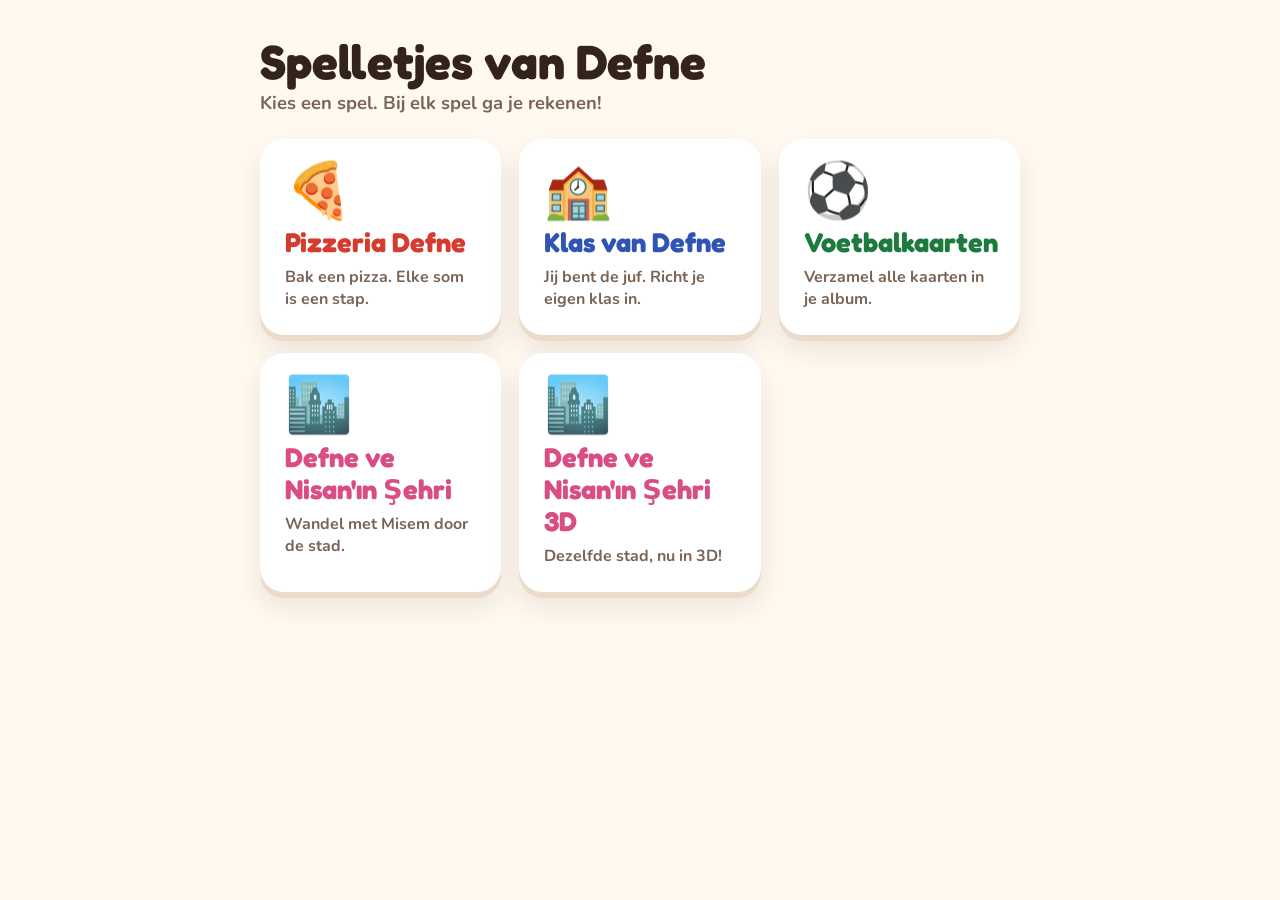
<file: index.html>
<!doctype html>
<html lang="nl">
<head>
<meta charset="utf-8">
<meta name="viewport" content="width=device-width, initial-scale=1, viewport-fit=cover">
<title>Spelletjes van Defne</title>
<link rel="stylesheet" href="fonts/fonts.css">
<link rel="manifest" href="manifest.webmanifest">
<link rel="icon" href="icons/icon-192.png">
<link rel="apple-touch-icon" href="icons/icon-180.png">
<meta name="theme-color" content="#2F54B5">
<meta name="apple-mobile-web-app-capable" content="yes">
<meta name="mobile-web-app-capable" content="yes">
<meta name="apple-mobile-web-app-title" content="Defne">
<script src="pwa.js" defer></script>
<style>
:root {
  --paper: #FFF9F0; --ink: #33231A; --muted: #7A6455; --card: #FFFFFF; --line: #EADBCB;
  --tomato: #D63B2F; --blue: #2F54B5;
  --display: "Fredoka", "Comic Sans MS", system-ui, sans-serif; --body: "Nunito", system-ui, sans-serif;
  color-scheme: light;
}
* { box-sizing: border-box; }
body {
  margin: 0; min-height: 100vh; font-family: var(--body); color: var(--ink); background: var(--paper);
  padding: 32px max(16px, env(safe-area-inset-left, 0px)) 32px max(16px, env(safe-area-inset-right, 0px));
}
main { max-width: 760px; margin: 0 auto; display: flex; flex-direction: column; gap: 24px; }
h1 { font-family: var(--display); font-size: clamp(2rem, 7vw, 3rem); margin: 0; text-wrap: balance; }
p { margin: 0; font-size: 1.15rem; color: var(--muted); font-weight: 700; }
.games { display: grid; grid-template-columns: repeat(auto-fit, minmax(240px, 1fr)); gap: 18px; }
.game {
  display: flex; flex-direction: column; gap: 8px; padding: 22px; border-radius: 24px; text-decoration: none; color: inherit;
  background: var(--card); box-shadow: 0 6px 0 var(--line), 0 14px 28px rgba(60, 30, 10, .1); border: 3px solid transparent;
}
.game:hover, .game:focus-visible { border-color: currentColor; outline: none; }
.game .ico { font-size: 3.4rem; line-height: 1; }
.game strong { font-family: var(--display); font-size: 1.7rem; }
.game span { font-weight: 700; color: var(--muted); }
.pizza strong { color: var(--tomato); }
.klas strong { color: var(--blue); }
.voetbal strong { color: #1D7A3F; }
.stad strong { color: #D94C84; }
</style>
</head>
<body>
<main>
  <div>
    <h1>Spelletjes van Defne</h1>
    <p>Kies een spel. Bij elk spel ga je rekenen!</p>
  </div>
  <div class="games">
    <a class="game pizza" href="pizza.html"><span class="ico">🍕</span><strong>Pizzeria Defne</strong><span>Bak een pizza. Elke som is een stap.</span></a>
    <a class="game klas" href="klas.html"><span class="ico">🏫</span><strong>Klas van Defne</strong><span>Jij bent de juf. Richt je eigen klas in.</span></a>
    <a class="game voetbal" href="voetbal.html"><span class="ico">⚽</span><strong>Voetbalkaarten</strong><span>Verzamel alle kaarten in je album.</span></a>
    <a class="game stad" href="stad.html"><span class="ico">🏙️</span><strong>Defne ve Nisan'ın Şehri</strong><span>Wandel met Misem door de stad.</span></a>
    <a class="game stad" href="stad3d.html"><span class="ico">🏙️</span><strong>Defne ve Nisan'ın Şehri 3D</strong><span>Dezelfde stad, nu in 3D!</span></a>
  </div>
</main>
</body>
</html>
</file>
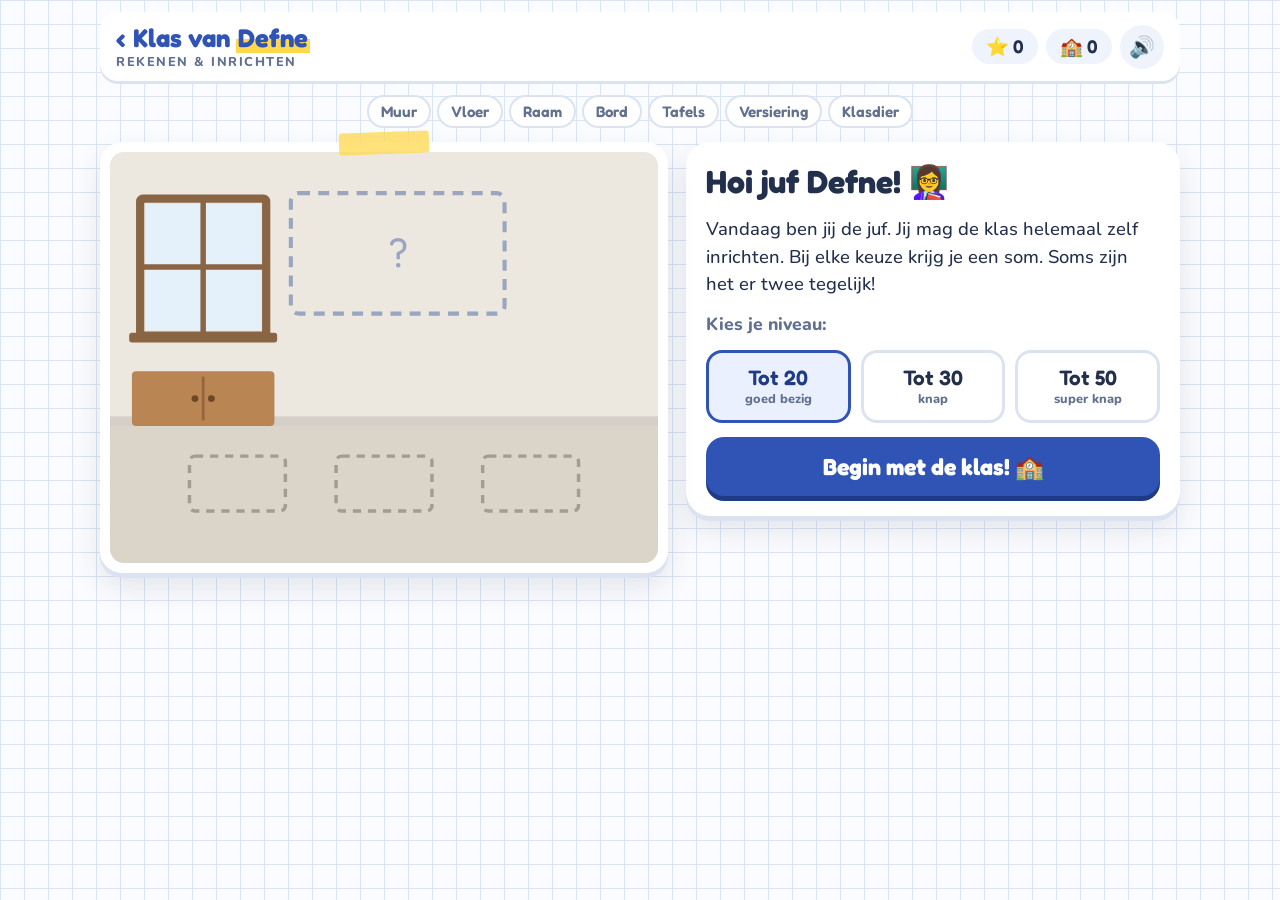
<file: klas.html>
<!doctype html>
<html lang="nl">
<head>
<meta charset="utf-8">
<meta name="viewport" content="width=device-width, initial-scale=1, viewport-fit=cover">
<title>Klas van Defne</title>
<meta name="claude:viewport-fit-sides" content="cover">
<link rel="stylesheet" href="fonts/fonts.css">
<link rel="manifest" href="manifest.webmanifest">
<link rel="icon" href="icons/icon-192.png">
<link rel="apple-touch-icon" href="icons/icon-180.png">
<meta name="theme-color" content="#2F54B5">
<meta name="apple-mobile-web-app-capable" content="yes">
<meta name="mobile-web-app-capable" content="yes">
<meta name="apple-mobile-web-app-title" content="Defne">
<script src="pwa.js" defer></script>
<style>
/* Layout: the classroom scene as a picture on squared maths paper (left / top), the teacher's order card (right / bottom). */
:root {
  --paper: #FBFCFF;
  --grid: #D9E4F5;
  --ink: #23304D;
  --muted: #61708F;
  --card: #FFFFFF;
  --line: #DCE3F0;
  --blue: #2F54B5;
  --blue-dark: #1F3B85;
  --marker: #FFD84D;
  --good: #2E8B57;
  --good-soft: #E1F3E8;
  --red: #D9473B;
  --display: "Fredoka", "Baloo 2", "Comic Sans MS", system-ui, sans-serif;
  --body: "Nunito", "Segoe UI", system-ui, sans-serif;
  /* answer pad (sommen.js) */
  --q-ink: var(--ink); --q-muted: var(--muted); --q-soft: #EEF3FC; --q-card: #fff; --q-line: var(--line); --q-faint: #B9C4DA;
  --q-accent: var(--blue); --q-good: var(--good); --q-good-dark: #1E6440; --q-good-soft: var(--good-soft); --q-bad: var(--red); --q-display: var(--display);
  color-scheme: light;
}
* { box-sizing: border-box; }
[hidden] { display: none !important; }
html, body { min-height: 100%; }
body {
  margin: 0; font-family: var(--body); color: var(--ink);
  background-color: var(--paper);
  background-image: linear-gradient(var(--grid) 1px, transparent 1px), linear-gradient(90deg, var(--grid) 1px, transparent 1px);
  background-size: 24px 24px;
  padding-left: max(16px, env(safe-area-inset-left, 0px));
  padding-right: max(16px, env(safe-area-inset-right, 0px));
  padding-block: 12px 24px;
  -webkit-tap-highlight-color: transparent;
}
button { font: inherit; color: inherit; cursor: pointer; }
button:focus-visible, a:focus-visible { outline: 4px solid var(--blue); outline-offset: 3px; }

.app { max-width: 1080px; margin: 0 auto; display: flex; flex-direction: column; gap: 14px; }
.top {
  display: flex; align-items: center; justify-content: space-between; gap: 10px;
  background: var(--card); border-radius: 18px; padding: 10px 16px; box-shadow: 0 3px 0 var(--line);
}
.brand { font-family: var(--display); font-weight: 700; font-size: 1.6rem; color: var(--blue); }
.brand mark { background: linear-gradient(transparent 55%, var(--marker) 55%); color: inherit; padding: 0 2px; }
.brand small { display: block; font-family: var(--body); font-size: .8rem; color: var(--muted); font-weight: 800; letter-spacing: 1.5px; text-transform: uppercase; }
.home { color: inherit; text-decoration: none; padding-right: 2px; }
.counters { display: flex; gap: 8px; align-items: center; }
.pill { font-family: var(--display); font-weight: 600; font-size: 1.15rem; background: #EEF3FC; border-radius: 999px; padding: 6px 14px; font-variant-numeric: tabular-nums; }
.icon-btn { border: 0; background: #EEF3FC; border-radius: 999px; width: 44px; height: 44px; font-size: 1.3rem; flex: none; }

.steps { display: flex; gap: 6px; flex-wrap: wrap; justify-content: center; }
.step { font-family: var(--display); font-weight: 600; font-size: .95rem; padding: 5px 12px; border-radius: 999px; background: var(--card); color: var(--muted); border: 2px solid var(--line); }
.step.now { border-color: var(--blue); color: var(--blue); }
.step.ok { background: var(--good); border-color: var(--good); color: #fff; }
.step.ok::before { content: "✓ "; }

.main { display: grid; grid-template-columns: minmax(0, 1.15fr) minmax(0, 1fr); gap: 18px; align-items: start; }
@media (max-width: 800px) { .main { grid-template-columns: minmax(0, 1fr); } }

.scene-wrap { position: relative; background: var(--card); border-radius: 22px; padding: 10px; box-shadow: 0 5px 0 var(--line), 0 14px 30px rgba(35, 48, 77, .12); }
.scene-wrap::before { content: ""; position: absolute; top: -10px; left: 50%; width: 90px; height: 22px; margin-left: -45px; background: rgba(255, 216, 77, .75); transform: rotate(-2deg); border-radius: 3px; }
#scene { display: block; width: 100%; height: auto; border-radius: 14px; }
@media (max-width: 800px) { .scene-wrap { width: min(100%, 270px); margin: 0 auto; padding: 6px; } }

#scene .pv { opacity: .6; }
#scene .pop { transform-box: fill-box; transform-origin: center; animation: pop .55s cubic-bezier(.3, 1.6, .5, 1) both; }
@keyframes pop { from { transform: scale(.4); opacity: 0; } to { transform: scale(1); opacity: 1; } }
#scene .kid { transform-box: fill-box; transform-origin: bottom; animation: hop .6s cubic-bezier(.3, 1.6, .5, 1) both; }
@keyframes hop { from { transform: translateY(40px); opacity: 0; } to { transform: none; opacity: 1; } }

.card { background: var(--card); border-radius: 24px; padding: 20px; box-shadow: 0 5px 0 var(--line), 0 14px 30px rgba(35, 48, 77, .12); min-width: 0; }
.panel { display: flex; flex-direction: column; gap: 14px; }
.task { font-family: var(--display); font-weight: 700; font-size: 1.45rem; color: var(--blue); display: flex; align-items: center; justify-content: space-between; gap: 8px; text-wrap: balance; }
.hello { font-family: var(--display); font-weight: 700; font-size: 2rem; margin: 0; text-wrap: balance; }
.lead { font-size: 1.15rem; margin: 0; line-height: 1.5; }
.intro { font-size: 1.1rem; font-weight: 800; color: var(--muted); margin: 0; }
.center { text-align: center; }
.row { display: flex; gap: 10px; flex-wrap: wrap; justify-content: center; align-items: center; }

.levels { display: grid; grid-template-columns: repeat(3, minmax(0, 1fr)); gap: 10px; }
.level { border: 3px solid var(--line); background: #fff; border-radius: 16px; padding: 12px 6px; font-family: var(--display); font-weight: 600; font-size: 1.3rem; }
.level small { display: block; font-family: var(--body); font-size: .8rem; color: var(--muted); font-weight: 800; }
.level[aria-pressed="true"] { border-color: var(--blue); background: #EAF0FD; color: var(--blue-dark); }

.opts { display: grid; grid-template-columns: repeat(2, minmax(0, 1fr)); gap: 10px; }
.opts.three { grid-template-columns: repeat(3, minmax(0, 1fr)); }
.opt {
  border: 3px solid var(--line); background: #fff; border-radius: 18px; padding: 12px 6px 10px;
  display: flex; flex-direction: column; align-items: center; gap: 6px;
  font-family: var(--display); font-weight: 600; font-size: 1.1rem;
  box-shadow: 0 4px 0 var(--line);
}
.opt:active { transform: translateY(2px); box-shadow: 0 2px 0 var(--line); }
.opt .ico { font-size: 2.2rem; line-height: 1; }
.opt .sw { width: 46px; height: 46px; border-radius: 50%; border: 3px solid rgba(35, 48, 77, .15); }
.opt:disabled { border-color: var(--good); background: var(--good-soft); box-shadow: none; cursor: default; }
.opt:disabled span:last-child::before { content: "✓ "; color: var(--good); }
.note { text-align: center; color: var(--muted); font-weight: 800; margin: 0; }

.big-btn { border: 0; border-radius: 18px; padding: 15px 24px; font-family: var(--display); font-weight: 700; font-size: 1.45rem; background: var(--blue); color: #fff; box-shadow: 0 5px 0 var(--blue-dark); }
.big-btn:active { transform: translateY(3px); box-shadow: 0 2px 0 var(--blue-dark); }
.big-btn:disabled { background: #C9D2E3; box-shadow: 0 5px 0 #AEB9CF; cursor: default; }
.link-btn { border: 0; background: none; color: var(--muted); font-weight: 800; text-decoration: underline; padding: 6px; align-self: flex-start; }
.stars { font-size: 2rem; text-align: center; letter-spacing: 4px; }

.confetti { position: fixed; top: -20px; width: 12px; height: 16px; border-radius: 3px; z-index: 50; pointer-events: none; animation: fall linear forwards; }
@keyframes fall { to { transform: translateY(110vh) rotate(720deg); } }

@media (max-width: 800px) {
  .brand { font-size: 1.3rem; } .brand small { display: none; }
  .top { padding: 8px 12px; } .pill { font-size: 1rem; padding: 4px 10px; } .icon-btn { width: 38px; height: 38px; font-size: 1.1rem; }
  .app { gap: 10px; } .step { font-size: .8rem; padding: 3px 9px; } .card { padding: 16px; } .panel { gap: 10px; }
  .task { font-size: 1.25rem; } .opt { padding: 8px 4px; font-size: 1rem; } .opt .ico { font-size: 1.8rem; } .opt .sw { width: 36px; height: 36px; }
}
@media (prefers-reduced-motion: reduce) {
  *, *::before, *::after { animation-duration: .01ms !important; transition-duration: .01ms !important; }
  .confetti { display: none; }
}
</style>
</head>
<body>
<div class="app">
  <header class="top">
    <div class="brand"><a href="index.html" class="home" aria-label="Alle spelletjes">‹</a> Klas van <mark>Defne</mark><small>Rekenen &amp; inrichten</small></div>
    <div class="counters">
      <span class="pill" title="Sterren">⭐ <span id="starCount">0</span></span>
      <span class="pill" title="Klassen gemaakt">🏫 <span id="klasCount">0</span></span>
      <button class="icon-btn" id="soundBtn" aria-label="Geluid aan of uit">🔊</button>
    </div>
  </header>

  <nav class="steps" id="steps" aria-label="Stappen"></nav>

  <main class="main">
    <section class="scene-wrap" aria-label="Jouw klas">
      <svg id="scene" viewBox="0 0 400 300" role="img" aria-label="Het klaslokaal"></svg>
    </section>

    <section class="card">
      <div id="pStart" class="panel">
        <p class="hello">Hoi juf Defne! 👩‍🏫</p>
        <p class="lead">Vandaag ben jij de juf. Jij mag de klas helemaal zelf inrichten. Bij elke keuze krijg je een som. Soms zijn het er twee tegelijk!</p>
        <p class="intro">Kies je niveau:</p>
        <div class="levels" id="levels"></div>
        <button class="big-btn" id="startBtn">Begin met de klas! 🏫</button>
      </div>

      <div id="pPick" class="panel" hidden>
        <div class="task"><span id="pickTitle"></span></div>
        <p class="intro" id="pickIntro">Tik op wat jij het mooist vindt.</p>
        <div class="opts" id="opts"></div>
        <p class="note" id="pickNote" hidden></p>
        <button class="big-btn" id="decoDone" hidden>Klaar met versieren ➜</button>
      </div>

      <div id="pQ" class="panel" hidden>
        <div class="task"><span id="qTitle"></span>
          <button class="icon-btn" id="sayBtn" aria-label="Lees de som voor">🗣️</button></div>
        <div id="quiz"></div>
        <button class="link-btn" id="backBtn">← Toch iets anders kiezen</button>
      </div>

      <div id="pDone" class="panel" hidden>
        <p class="hello center">Je klas is klaar! 🎉</p>
        <p class="lead center">De kinderen komen binnen. Welkom in de klas van juf Defne!</p>
        <div class="stars" id="roundStars"></div>
        <p class="lead center" id="roundText"></p>
        <div class="row"><button class="big-btn" id="againBtn">Nog een klas maken</button></div>
        <div class="row"><button class="link-btn" id="levelBtn">Ander niveau kiezen</button></div>
      </div>
    </section>
  </main>
</div>

<script src="sommen.js"></script>
<script>
(() => {
  const $ = s => document.querySelector(s);
  const pick = arr => arr[Math.floor(Math.random() * arr.length)];
  const store = {
    get(k, d) { try { const v = localStorage.getItem('klas-' + k); return v === null ? d : JSON.parse(v); } catch (e) { return d; } },
    set(k, v) { try { localStorage.setItem('klas-' + k, JSON.stringify(v)); } catch (e) {} }
  };

  // ---------- Choices ----------
  const STEPS = [
    { id: 'muur', label: 'Muur', title: 'Welke kleur krijgt de muur?', opts: {
      roze: { name: 'Roze', color: '#F7C5D5' }, blauw: { name: 'Lichtblauw', color: '#BFDDF5' },
      mint: { name: 'Mintgroen', color: '#C4EBD5' }, geel: { name: 'Geel', color: '#FBE6A0' } } },
    { id: 'vloer', label: 'Vloer', title: 'Wat voor vloer wil je?', opts: {
      hout: { name: 'Hout', icon: '🪵' }, tapijt: { name: 'Blauw tapijt', icon: '🟦' },
      tegels: { name: 'Tegels', icon: '🔳' }, gras: { name: 'Kunstgras', icon: '🌱' } } },
    { id: 'raam', label: 'Raam', title: 'Wat zie je buiten het raam?', opts: {
      zon: { name: 'Zon', icon: '☀️' }, regen: { name: 'Regen', icon: '🌧️' },
      sneeuw: { name: 'Sneeuw', icon: '❄️' }, regenboog: { name: 'Regenboog', icon: '🌈' } } },
    { id: 'bord', label: 'Bord', title: 'Welk bord komt er voor de klas?', opts: {
      groen: { name: 'Groen bord', color: '#2F6B4F' }, wit: { name: 'Whiteboard', color: '#FAFAF7' },
      zwart: { name: 'Zwart bord', color: '#2B2B2E' }, roze: { name: 'Roze bord', color: '#F59BBE' } } },
    { id: 'tafels', label: 'Tafels', title: 'Welke kleur krijgen de tafels?', opts: {
      rood: { name: 'Rood', color: '#E2574C' }, blauw: { name: 'Blauw', color: '#4C7FD8' },
      geel: { name: 'Geel', color: '#F2C537' }, paars: { name: 'Paars', color: '#9B6BD3' } } },
    { id: 'deco', label: 'Versiering', multi: true, title: 'Hoe versier je de klas?', opts: {
      plant: { name: 'Plant', icon: '🪴' }, kast: { name: 'Boekenkast', icon: '📚' }, klok: { name: 'Klok', icon: '🕐' },
      slinger: { name: 'Slinger', icon: '🎉' }, tekeningen: { name: 'Tekeningen', icon: '🎨' }, wereldbol: { name: 'Wereldbol', icon: '🌍' } } },
    { id: 'dier', label: 'Klasdier', title: 'Welk klasdier komt er wonen?', opts: {
      hamster: { name: 'Hamster', icon: '🐹' }, vis: { name: 'Vissen', icon: '🐟' },
      konijn: { name: 'Konijn', icon: '🐰' }, schildpad: { name: 'Schildpad', icon: '🐢' } } }
  ];

  const state = {
    level: store.get('level', 1), stars: store.get('stars', 0), klassen: store.get('klassen', 0),
    stepIdx: -1, design: {}, deco: new Set(), preview: null, popKey: null, final: false,
    roundStars: 0, roundQs: 0
  };
  if (!Sommen.LEVELS[state.level]) state.level = 1;
  Sommen.soundOn = store.get('sound', true);

  // ---------- Scene drawing (viewBox 0 0 400 300; wall to y=200, floor below) ----------
  const DRAW = {
    muur(v) {
      const c = v ? STEPS[0].opts[v].color : '#ECE7DF';
      return `<rect width="400" height="200" fill="${c}"/><rect y="193" width="400" height="8" fill="#000" opacity=".1"/>`;
    },
    vloer(v) {
      let s = '';
      if (!v) return `<rect y="200" width="400" height="100" fill="#DAD4C9"/>`;
      if (v === 'hout') {
        s = `<rect y="200" width="400" height="100" fill="#D9A56A"/>`;
        for (let r = 0; r < 8; r++) {
          const y = 200 + r * 13;
          s += `<line x1="0" x2="400" y1="${y + 13}" y2="${y + 13}" stroke="#B9874C" stroke-width="1.5"/>`;
          for (let x = 30 + (r % 2) * 40; x < 400; x += 80) s += `<line x1="${x}" x2="${x}" y1="${y}" y2="${y + 13}" stroke="#B9874C" stroke-width="1.5"/>`;
        }
      } else if (v === 'tapijt') {
        s = `<rect y="200" width="400" height="100" fill="#4F7FC9"/>`;
        for (let y = 208; y < 300; y += 14) for (let x = 8 + (y % 28 ? 7 : 0); x < 400; x += 14) s += `<circle cx="${x}" cy="${y}" r="2" fill="#6E98DA"/>`;
      } else if (v === 'tegels') {
        for (let r = 0; r < 4; r++) for (let c = 0; c < 16; c++)
          s += `<rect x="${c * 25}" y="${200 + r * 25}" width="25" height="25" fill="${(r + c) % 2 ? '#A9B4C2' : '#F3F1EC'}"/>`;
      } else if (v === 'gras') {
        s = `<rect y="200" width="400" height="100" fill="#79BF62"/>`;
        for (let i = 0; i < 90; i++) {
          const x = (i * 47) % 400 + (i % 3) * 3, y = 210 + (i * 29) % 88;
          s += `<path d="M${x} ${y} l-2 -6 M${x} ${y} l2 -7" stroke="#5A9F45" stroke-width="1.5"/>`;
        }
      }
      return s;
    },
    raam(v) {
      const sky = { zon: '#8ED1FA', regen: '#9DAAB8', sneeuw: '#C9D6E3', regenboog: '#9AD7FB' }[v] || '#E4F1FB';
      let s = `<rect x="26" y="38" width="84" height="92" fill="${sky}"/><g clip-path="url(#win)">`;
      if (v === 'zon') s += `<circle cx="88" cy="62" r="13" fill="#FFD34D"/><g fill="#fff"><ellipse cx="50" cy="96" rx="16" ry="8"/><ellipse cx="62" cy="91" rx="11" ry="8"/></g>`;
      if (v === 'regen') {
        s += `<g fill="#E5EAF0"><ellipse cx="56" cy="58" rx="20" ry="10"/><ellipse cx="76" cy="54" rx="16" ry="11"/><ellipse cx="92" cy="60" rx="12" ry="8"/></g>`;
        for (let i = 0; i < 12; i++) s += `<line x1="${34 + (i * 13) % 74}" y1="${76 + (i * 17) % 44}" x2="${31 + (i * 13) % 74}" y2="${84 + (i * 17) % 44}" stroke="#3E7CC0" stroke-width="2" stroke-linecap="round"/>`;
      }
      if (v === 'sneeuw') {
        s += `<rect x="26" y="116" width="84" height="16" fill="#fff"/>`;
        for (let i = 0; i < 16; i++) s += `<circle cx="${32 + (i * 23) % 74}" cy="${44 + (i * 31) % 70}" r="2.5" fill="#fff"/>`;
      }
      if (v === 'regenboog') ['#E84A3F', '#F39A2D', '#F6D23C', '#4FB858', '#3F8FDB', '#8C5BD1'].forEach((c, i) => {
        const r = 40 - i * 4.5;
        s += `<path d="M${68 - r} 134 A${r} ${r} 0 0 1 ${68 + r} 134" fill="none" stroke="${c}" stroke-width="4.5"/>`;
      });
      s += `</g><rect x="22" y="34" width="92" height="100" fill="none" stroke="#8A6544" stroke-width="6" rx="2"/>
        <line x1="68" x2="68" y1="36" y2="132" stroke="#8A6544" stroke-width="4"/><line x1="24" x2="112" y1="84" y2="84" stroke="#8A6544" stroke-width="4"/>
        <rect x="14" y="132" width="108" height="7" rx="2" fill="#8A6544"/>`;
      return s;
    },
    kastje() {
      return `<rect x="16" y="160" width="104" height="40" rx="3" fill="#B98552"/><line x1="68" x2="68" y1="164" y2="196" stroke="#94643A" stroke-width="2"/>
        <circle cx="62" cy="180" r="2.5" fill="#6E4826"/><circle cx="74" cy="180" r="2.5" fill="#6E4826"/>`;
    },
    bord(v) {
      if (!v) return `<rect x="132" y="30" width="156" height="88" rx="6" fill="none" stroke="#9AA6BF" stroke-width="3" stroke-dasharray="8 6"/><text x="210" y="84" text-anchor="middle" font-family="Fredoka, sans-serif" font-size="30" fill="#9AA6BF">?</text>`;
      const fill = STEPS[3].opts[v].color;
      const ink = { groen: '#F4F1E8', zwart: '#F4F1E8', wit: '#2F54B5', roze: '#7A1E4A' }[v];
      const lines = state.final
        ? `<text x="210" y="70" text-anchor="middle" font-size="24" font-weight="700">Welkom!</text><text x="210" y="96" text-anchor="middle" font-size="14">Klas van juf Defne</text>`
        : `<text x="210" y="62" text-anchor="middle" font-size="15" font-weight="600">Klas van Defne</text><text x="210" y="92" text-anchor="middle" font-size="14">12 + 5 = 17</text>`;
      return `<rect x="132" y="30" width="156" height="88" rx="6" fill="${fill}" stroke="#9A6A3C" stroke-width="6"/>
        <g fill="${ink}" font-family="Fredoka, sans-serif">${lines}</g>
        <rect x="146" y="119" width="128" height="5" rx="2" fill="#9A6A3C"/><rect x="236" y="114" width="12" height="4" rx="1" fill="#fff"/><rect x="252" y="114" width="10" height="4" rx="1" fill="#F6D23C"/>`;
    },
    tafels(v) {
      const xs = [58, 165, 272];
      if (!v) return xs.map(x => `<rect x="${x}" y="222" width="70" height="40" rx="4" fill="none" stroke="#A39C90" stroke-width="2.5" stroke-dasharray="6 5"/>`).join('');
      const c = STEPS[4].opts[v].color;
      const hair = ['#5A3825', '#E8C26A', '#2B1D14'], shirt = ['#F28C28', '#3FA7A0', '#E2574C'];
      return xs.map((x, i) => `
        <rect x="${x}" y="222" width="70" height="10" rx="2" fill="${c}"/><rect x="${x + 6}" y="232" width="4" height="30" fill="#6B5B4E"/><rect x="${x + 60}" y="232" width="4" height="30" fill="#6B5B4E"/>
        ${state.final ? `<g class="kid" style="animation-delay:${i * 250}ms"><ellipse cx="${x + 35}" cy="256" rx="17" ry="11" fill="${shirt[i]}"/><circle cx="${x + 35}" cy="238" r="12" fill="${hair[i]}"/>${i === 1 ? `<circle cx="${x + 35}" cy="225" r="5" fill="${hair[i]}"/>` : ''}</g>` : ''}
        <rect x="${x + 20}" y="248" width="30" height="20" rx="5" fill="${c}" stroke="#000" stroke-opacity=".15"/>
        <rect x="${x + 16}" y="268" width="38" height="5" rx="2" fill="${c}"/><rect x="${x + 19}" y="273" width="3" height="18" fill="#6B5B4E"/><rect x="${x + 48}" y="273" width="3" height="18" fill="#6B5B4E"/>`).join('');
    },
    plant() {
      return `<path d="M354 262 h30 l-4 26 h-22 Z" fill="#C8693E"/><g fill="#3E9A4A"><ellipse cx="362" cy="246" rx="6" ry="16" transform="rotate(-25 362 246)"/><ellipse cx="376" cy="244" rx="6" ry="17" transform="rotate(22 376 244)"/><ellipse cx="369" cy="240" rx="6" ry="20"/></g>`;
    },
    kast() {
      const books = ['#E2574C', '#4C7FD8', '#F2C537', '#4FB858', '#9B6BD3', '#F28C28'];
      let s = `<rect x="316" y="104" width="68" height="96" rx="3" fill="#A5713F"/><rect x="320" y="108" width="60" height="88" fill="#8A5A2F"/>`;
      [108, 140, 172].forEach((y, r) => {
        let x = 322;
        for (let i = 0; i < 6 && x < 374; i++) { const w = 6 + ((i + r) % 3) * 2, h = 20 + ((i * 3 + r) % 4) * 2; s += `<rect x="${x}" y="${y + 28 - h}" width="${w}" height="${h}" fill="${books[(i + r * 2) % 6]}"/>`; x += w + 2; }
        s += `<rect x="320" y="${y + 28}" width="60" height="4" fill="#A5713F"/>`;
      });
      return s;
    },
    klok() {
      return `<circle cx="352" cy="62" r="17" fill="#fff" stroke="#33415C" stroke-width="3.5"/><line x1="352" y1="62" x2="352" y2="50" stroke="#33415C" stroke-width="3" stroke-linecap="round"/><line x1="352" y1="62" x2="360" y2="66" stroke="#D9473B" stroke-width="2.5" stroke-linecap="round"/><circle cx="352" cy="62" r="2" fill="#33415C"/>`;
    },
    slinger() {
      const cols = ['#E84A3F', '#F6D23C', '#3F8FDB', '#4FB858', '#9B6BD3'];
      const y = x => 4 + 14 * Math.sin(Math.PI * (x % 200) / 200);
      let s = `<path d="M0 4 Q100 32 200 4 Q300 32 400 4" fill="none" stroke="#6B5B4E" stroke-width="1.5"/>`;
      for (let x = 14, i = 0; x < 400; x += 26, i++) s += `<path d="M${x - 8} ${y(x - 8)} L${x + 8} ${y(x + 8)} L${x} ${y(x) + 16} Z" fill="${cols[i % 5]}"/>`;
      return s;
    },
    tekeningen() {
      return `<g transform="rotate(-4 166 160)"><rect x="150" y="138" width="32" height="40" fill="#fff" stroke="#C9C2B6"/><circle cx="166" cy="152" r="7" fill="#F6D23C"/><path d="M154 172 q12 -10 24 0" stroke="#4FB858" stroke-width="3" fill="none"/></g>
        <g transform="rotate(3 210 160)"><rect x="194" y="138" width="32" height="40" fill="#fff" stroke="#C9C2B6"/><path d="M200 162 l10 -10 l10 10 Z" fill="#E2574C"/><rect x="202" y="162" width="16" height="12" fill="#F2C537"/></g>
        <g transform="rotate(-2 254 160)"><rect x="238" y="138" width="32" height="40" fill="#fff" stroke="#C9C2B6"/><path d="M254 170 l-9 -9 a5 5 0 0 1 9 -6 a5 5 0 0 1 9 6 Z" fill="#E84A8A"/></g>`;
    },
    wereldbol() {
      return `<rect x="26" y="155" width="18" height="5" rx="2" fill="#6B5B4E"/><rect x="33" y="148" width="4" height="8" fill="#6B5B4E"/><circle cx="35" cy="138" r="11" fill="#6EC1E4" stroke="#6B5B4E" stroke-width="1.5"/><path d="M29 132 q4 -3 7 1 q-1 4 -5 4 Z M37 141 q4 -1 5 3 q-3 3 -6 1 Z" fill="#4FB858"/>`;
    },
    dier(v) {
      if (v === 'hamster') return `<ellipse cx="88" cy="150" rx="15" ry="10" fill="#E0A458"/><ellipse cx="92" cy="153" rx="8" ry="5" fill="#F7E2C2"/><circle cx="80" cy="141" r="4" fill="#D18E45"/><circle cx="95" cy="141" r="4" fill="#D18E45"/><circle cx="98" cy="148" r="1.8" fill="#2B1D14"/><circle cx="103" cy="151" r="1.5" fill="#E07A8A"/>`;
      if (v === 'vis') return `<rect x="56" y="132" width="58" height="28" rx="4" fill="#BEE6F7" stroke="#7FB7D1" stroke-width="2"/><line x1="58" x2="112" y1="137" y2="137" stroke="#7FB7D1"/><ellipse cx="84" cy="148" rx="9" ry="6" fill="#F28C28"/><path d="M75 148 l-7 -5 v10 Z" fill="#F28C28"/><circle cx="88" cy="146" r="1.4" fill="#2B1D14"/><ellipse cx="102" cy="153" rx="5" ry="3.5" fill="#F6D23C"/><circle cx="96" cy="140" r="1.5" fill="none" stroke="#fff"/><path d="M62 160 q2 -10 4 0 M106 160 q2 -12 4 0" stroke="#3E9A4A" stroke-width="2" fill="none"/>`;
      if (v === 'konijn') return `<ellipse cx="86" cy="151" rx="14" ry="9" fill="#F7F4EF" stroke="#CFC6BC" stroke-width="1.5"/><circle cx="99" cy="145" r="7" fill="#F7F4EF" stroke="#CFC6BC" stroke-width="1.5"/><ellipse cx="96" cy="131" rx="2.8" ry="9" fill="#F7F4EF" stroke="#CFC6BC" stroke-width="1.5"/><ellipse cx="102" cy="132" rx="2.8" ry="9" fill="#F7F4EF" stroke="#CFC6BC" stroke-width="1.5"/><circle cx="101" cy="144" r="1.4" fill="#2B1D14"/><circle cx="73" cy="149" r="3" fill="#fff"/>`;
      if (v === 'schildpad') return `<path d="M72 157 a14 11 0 0 1 28 0 Z" fill="#5E9E4B" stroke="#3F7533" stroke-width="1.5"/><path d="M80 157 l3 -7 h6 l3 7 M86 150 v-4" stroke="#3F7533" stroke-width="1.2" fill="none"/><circle cx="104" cy="153" r="4.5" fill="#8BBF6A"/><circle cx="105.5" cy="152" r="1" fill="#2B1D14"/><rect x="76" y="156" width="5" height="4" rx="1" fill="#8BBF6A"/><rect x="92" y="156" width="5" height="4" rx="1" fill="#8BBF6A"/>`;
      return '';
    }
  };

  function part(key, html, isPreview) {
    const cls = isPreview ? 'pv' : key === state.popKey ? 'pop' : '';
    return `<g data-part="${key}" class="${cls}">${html}</g>`;
  }
  function render() {
    const d = state.design, pv = state.preview || {};
    const val = id => pv.step === id ? pv.opt : d[id];
    const isPv = id => pv.step === id;
    let s = `<defs><clipPath id="win"><rect x="26" y="38" width="84" height="92"/></clipPath></defs>`;
    s += part('muur', DRAW.muur(val('muur')), isPv('muur'));
    s += part('vloer', DRAW.vloer(val('vloer')), isPv('vloer'));
    s += part('raam', DRAW.raam(val('raam')), isPv('raam'));
    s += DRAW.kastje();
    s += part('bord', DRAW.bord(val('bord')), isPv('bord'));
    const deco = new Set(state.deco);
    if (pv.step === 'deco') deco.add(pv.opt);
    ['slinger', 'tekeningen', 'kast', 'klok', 'wereldbol', 'plant'].forEach(k => {
      if (deco.has(k)) s += part(k, DRAW[k](), pv.step === 'deco' && pv.opt === k);
    });
    if (val('dier')) s += part('dier', DRAW.dier(val('dier')), isPv('dier'));
    s += part('tafels', DRAW.tafels(val('tafels')), isPv('tafels'));
    $('#scene').innerHTML = s;
    state.popKey = null;
  }

  // ---------- UI ----------
  const panels = ['#pStart', '#pPick', '#pQ', '#pDone'];
  const show = id => panels.forEach(p => { $(p).hidden = p !== id; });
  function counters() {
    $('#starCount').textContent = state.stars;
    $('#klasCount').textContent = state.klassen;
    $('#soundBtn').textContent = Sommen.soundOn ? '🔊' : '🔇';
  }
  function paintSteps() {
    $('#steps').innerHTML = STEPS.map((st, i) =>
      `<span class="step ${i < state.stepIdx || state.final ? 'ok' : i === state.stepIdx ? 'now' : ''}">${st.label}</span>`).join('');
  }

  const quiz = Sommen.quiz({ root: $('#quiz'), level: () => state.level, onSolved });

  function showPick() {
    const st = STEPS[state.stepIdx];
    state.preview = null;
    render(); paintSteps();
    $('#pickTitle').textContent = st.title;
    const entries = Object.entries(st.opts);
    $('#opts').className = 'opts' + (entries.length > 4 ? ' three' : '');
    $('#opts').innerHTML = entries.map(([k, o]) => {
      const done = st.multi && state.deco.has(k);
      const ico = o.color ? `<span class="sw" style="background:${o.color}"></span>` : `<span class="ico" aria-hidden="true">${o.icon}</span>`;
      return `<button class="opt" data-opt="${k}" ${done ? 'disabled' : ''}>${ico}<span>${o.name}</span></button>`;
    }).join('');
    $('#pickIntro').textContent = st.multi ? 'Kies een ding. Voor elk ding krijg je een som.' : 'Tik op wat jij het mooist vindt.';
    const n = state.deco.size;
    $('#pickNote').hidden = $('#decoDone').hidden = !st.multi;
    $('#decoDone').disabled = n < 2;
    $('#pickNote').textContent = n < 2 ? `Kies minstens 2 dingen. (${n} van 2)` : n === 6 ? 'Alles hangt er! Wat een mooie klas.' : 'Mooi! Nog meer, of ben je klaar?';
    show('#pPick');
  }

  function choose(opt) {
    const st = STEPS[state.stepIdx];
    state.preview = { step: st.id, opt };
    render();
    $('#qTitle').textContent = `${st.label}: ${st.opts[opt].name}`;
    state.roundQs++;
    show('#pQ');
    quiz.ask();
  }

  function onSolved(firstTry) {
    if (firstTry) { state.stars++; state.roundStars++; store.set('stars', state.stars); counters(); }
    const { step, opt } = state.preview;
    if (step === 'deco') { state.deco.add(opt); state.popKey = opt; }
    else { state.design[step] = opt; state.popKey = step; }
    state.preview = null;
    render();
    Sommen.tones([660, 880, 1046], .08);
    setTimeout(() => {
      if (step === 'deco') return showPick();
      nextStep();
    }, 800);
  }

  function nextStep() {
    state.stepIdx++;
    if (state.stepIdx >= STEPS.length) return finish();
    showPick();
  }

  function finish() {
    state.final = true;
    state.klassen++; store.set('klassen', state.klassen);
    counters(); paintSteps(); render();
    Sommen.tones([523, 659, 784, 1046], .14);
    $('#roundStars').textContent = '⭐'.repeat(state.roundStars) || '🏫';
    $('#roundText').textContent = `Je had ${state.roundStars} van de ${state.roundQs} sommen in één keer goed.`;
    show('#pDone');
    confetti();
  }

  function confetti() {
    if (matchMedia('(prefers-reduced-motion: reduce)').matches) return;
    const colors = ['#2F54B5', '#FFD84D', '#E2574C', '#4FB858', '#9B6BD3'];
    for (let i = 0; i < 50; i++) {
      const c = document.createElement('span');
      c.className = 'confetti';
      c.style.left = Math.random() * 100 + 'vw';
      c.style.background = pick(colors);
      c.style.animationDuration = (2 + Math.random() * 2) + 's';
      c.style.animationDelay = Math.random() * .6 + 's';
      document.body.appendChild(c);
      setTimeout(() => c.remove(), 5000);
    }
  }

  function startRound() {
    Object.assign(state, { stepIdx: -1, design: {}, deco: new Set(), preview: null, final: false, roundStars: 0, roundQs: 0 });
    Sommen.tones([440, 554], .1);
    nextStep();
  }

  function goStart() {
    Object.assign(state, { stepIdx: -1, design: {}, deco: new Set(), preview: null, final: false });
    render(); paintSteps();
    $('#levels').innerHTML = Object.entries(Sommen.LEVELS).map(([k, l]) =>
      `<button class="level" data-level="${k}" aria-pressed="${+k === state.level}">${l.name}<small>${l.sub}</small></button>`).join('');
    show('#pStart');
  }

  // ---------- Events ----------
  $('#levels').addEventListener('click', e => {
    const b = e.target.closest('.level'); if (!b) return;
    state.level = +b.dataset.level; store.set('level', state.level);
    document.querySelectorAll('.level').forEach(x => x.setAttribute('aria-pressed', String(x === b)));
  });
  $('#opts').addEventListener('click', e => { const b = e.target.closest('.opt'); if (b && !b.disabled) choose(b.dataset.opt); });
  $('#decoDone').addEventListener('click', nextStep);
  $('#backBtn').addEventListener('click', showPick);
  $('#startBtn').addEventListener('click', startRound);
  $('#againBtn').addEventListener('click', startRound);
  $('#levelBtn').addEventListener('click', goStart);
  $('#sayBtn').addEventListener('click', () => quiz.speak());
  $('#soundBtn').addEventListener('click', () => { Sommen.soundOn = !Sommen.soundOn; store.set('sound', Sommen.soundOn); counters(); });

  counters();
  goStart();
})();
</script>
</body>
</html>
</file>
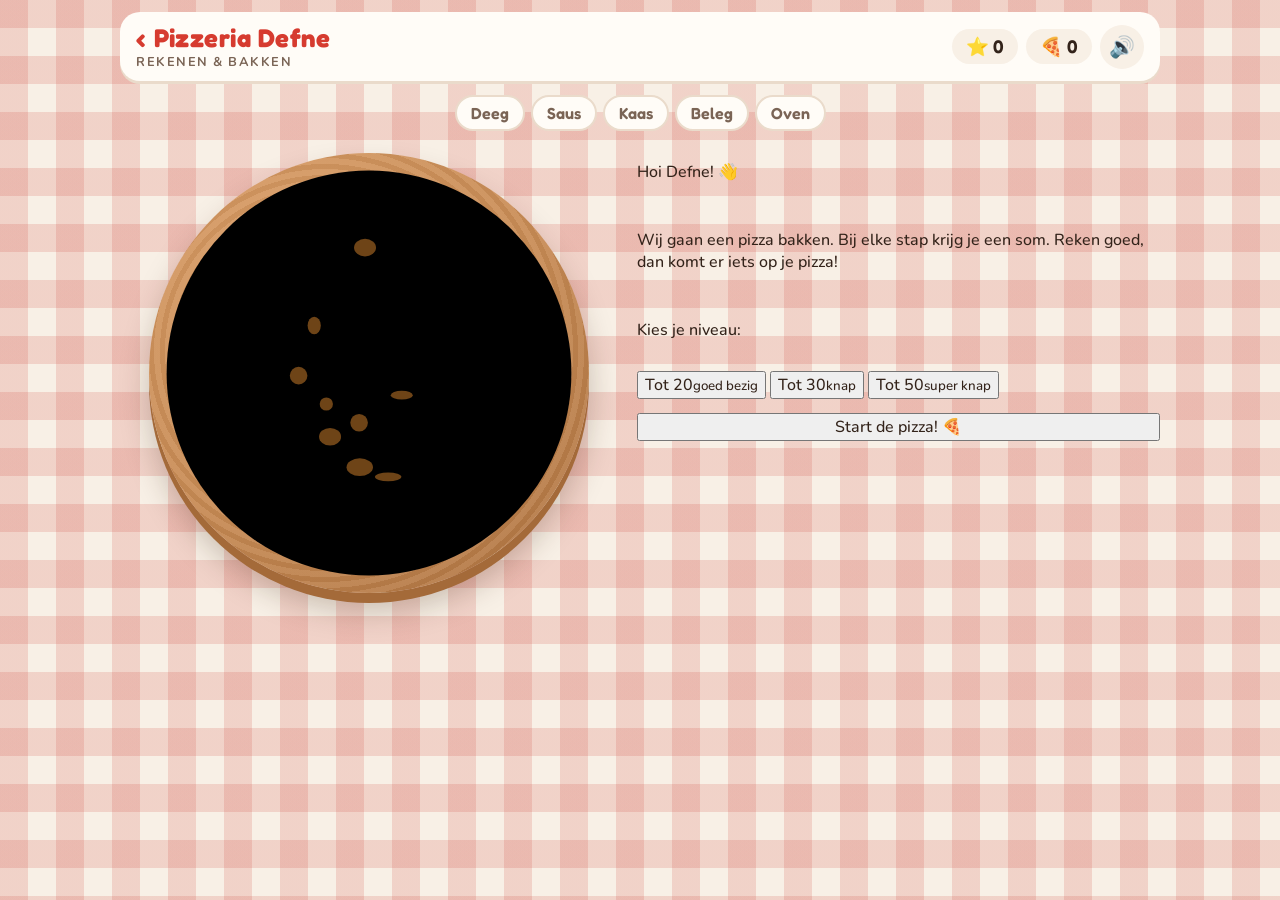
<file: pizza.html>
<!doctype html>
<html lang="nl">
<head>
<meta charset="utf-8">
<meta name="viewport" content="width=device-width, initial-scale=1, viewport-fit=cover">
<title>Pizzeria Defne</title>
<meta name="claude:viewport-fit-sides" content="cover">
<link rel="stylesheet" href="fonts/fonts.css">
<link rel="manifest" href="manifest.webmanifest">
<link rel="icon" href="icons/icon-192.png">
<link rel="apple-touch-icon" href="icons/icon-180.png">
<meta name="theme-color" content="#2F54B5">
<meta name="apple-mobile-web-app-capable" content="yes">
<meta name="mobile-web-app-capable" content="yes">
<meta name="apple-mobile-web-app-title" content="Defne">
<script src="pwa.js" defer></script>
<style>
/* Layout: pizza on a wooden board (left / top) next to the order card with the sum (right / bottom), on a gingham tablecloth. */
:root {
  --cloth: #F8F0E6;
  --check: rgba(204, 58, 46, .16);
  --ink: #33231A;
  --muted: #7A6455;
  --card: #FFFCF7;
  --line: #EADBCB;
  --tomato: #D63B2F;
  --tomato-dark: #A9271D;
  --basil: #2E8B47;
  --basil-soft: #E3F2E5;
  --cheese: #F6C945;
  --wood: #C98C55;
  --wood-dark: #A46A39;
  --display: "Fredoka", "Baloo 2", "Comic Sans MS", system-ui, sans-serif;
  --body: "Nunito", "Segoe UI", system-ui, sans-serif;
  /* answer pad (sommen.js) */
  --q-ink: var(--ink); --q-muted: var(--muted); --q-soft: var(--cloth); --q-card: #fff; --q-line: var(--line); --q-faint: #CDB8A6;
  --q-accent: var(--tomato); --q-good: var(--basil); --q-good-dark: #1F6633; --q-good-soft: var(--basil-soft); --q-bad: var(--tomato); --q-display: var(--display);
  color-scheme: light;
}
* { box-sizing: border-box; }
[hidden] { display: none !important; }
.panel { display: flex; flex-direction: column; gap: 14px; }
html, body { min-height: 100%; }
body {
  margin: 0;
  font-family: var(--body);
  color: var(--ink);
  background-color: var(--cloth);
  background-image:
    linear-gradient(90deg, var(--check) 50%, transparent 50%),
    linear-gradient(var(--check) 50%, transparent 50%);
  background-size: 56px 56px;
  padding-left: max(16px, env(safe-area-inset-left, 0px));
  padding-right: max(16px, env(safe-area-inset-right, 0px));
  padding-block: 12px 24px;
  -webkit-tap-highlight-color: transparent;
}
button { font: inherit; color: inherit; cursor: pointer; }
button:focus-visible { outline: 4px solid var(--basil); outline-offset: 3px; }

.app { max-width: 1040px; margin: 0 auto; display: flex; flex-direction: column; gap: 14px; }

/* Header */
.top {
  display: flex; align-items: center; justify-content: space-between; gap: 10px; flex-wrap: wrap;
  background: var(--card); border-radius: 20px; padding: 10px 16px;
  box-shadow: 0 3px 0 var(--line);
}
.brand { font-family: var(--display); font-weight: 700; font-size: 1.6rem; color: var(--tomato); letter-spacing: .5px; }
.home { color: inherit; text-decoration: none; padding-right: 2px; }
.brand small { display: block; font-family: var(--body); font-size: .8rem; color: var(--muted); font-weight: 700; letter-spacing: 1.5px; text-transform: uppercase; }
.counters { display: flex; gap: 8px; align-items: center; }
.pill {
  font-family: var(--display); font-weight: 600; font-size: 1.15rem;
  background: var(--cloth); border-radius: 999px; padding: 6px 14px; font-variant-numeric: tabular-nums;
}
.icon-btn { border: 0; background: var(--cloth); border-radius: 999px; width: 44px; height: 44px; font-size: 1.3rem; }

/* Steps */
.steps { display: flex; gap: 6px; flex-wrap: wrap; justify-content: center; }
.step {
  font-family: var(--display); font-weight: 600; font-size: 1rem;
  padding: 6px 14px; border-radius: 999px; background: var(--card); color: var(--muted);
  border: 2px solid var(--line);
}
.step.now { border-color: var(--tomato); color: var(--tomato); }
.step.ok { background: var(--basil); border-color: var(--basil); color: #fff; }
.step.ok::before { content: "✓ "; }

/* Main */
.main { display: grid; grid-template-columns: minmax(0, 1fr) minmax(0, 1.05fr); gap: 18px; align-items: start; }
@media (max-width: 760px) { .main { grid-template-columns: minmax(0, 1fr); } }

.stage { position: relative; display: grid; place-items: center; padding: 8px 0; }
.board {
  width: min(100%, 440px); aspect-ratio: 1; max-width: 100%;
  border-radius: 50%;
  background:
    repeating-radial-gradient(circle at 40% 45%, rgba(255,255,255,.07) 0 6px, rgba(0,0,0,.04) 6px 11px),
    radial-gradient(circle at 35% 30%, #DDA16A, var(--wood) 55%, var(--wood-dark));
  box-shadow: 0 10px 0 var(--wood-dark), 0 18px 30px rgba(60, 30, 10, .25);
  display: grid; place-items: center; position: relative;
}
@media (max-width: 760px) { .board { width: min(100%, 180px); } .brand small { display: none; } .top { flex-wrap: nowrap; padding: 8px 12px; } .pill { font-size: 1rem; padding: 4px 10px; } .icon-btn { width: 38px; height: 38px; font-size: 1.1rem; } .app { gap: 10px; } .step { font-size: .85rem; padding: 4px 10px; } .brand { font-size: 1.3rem; } .card { padding: 16px; } 
.big-btn {
  border: 0; border-radius: 18px; padding: 16px 24px;
  font-family: var(--display); font-weight: 700; font-size: 1.5rem;
  background: var(--tomato); color: #fff; box-shadow: 0 5px 0 var(--tomato-dark);
}
.big-btn:active { transform: translateY(3px); box-shadow: 0 2px 0 var(--tomato-dark); }
.big-btn:disabled { background: #D9C7B8; box-shadow: 0 5px 0 #BFA996; cursor: default; }
.big-btn.green { background: var(--basil); box-shadow: 0 5px 0 #1F6633; }
.link-btn { border: 0; background: none; color: var(--muted); font-weight: 800; text-decoration: underline; padding: 6px; }

.levels { display: grid; grid-template-columns: repeat(3, minmax(0, 1fr)); gap: 10px; }
.level {
  border: 3px solid var(--line); background: #fff; border-radius: 16px; padding: 12px 6px;
  font-family: var(--display); font-weight: 600; font-size: 1.3rem;
}
.level small { display: block; font-family: var(--body); font-size: .8rem; color: var(--muted); font-weight: 700; }
.level[aria-pressed="true"] { border-color: var(--tomato); background: #FFF0EC; color: var(--tomato-dark); }

.hello { font-family: var(--display); font-weight: 700; font-size: 2rem; margin: 0; text-wrap: balance; }
.lead { font-size: 1.15rem; margin: 0; line-height: 1.5; }

.tops { display: grid; grid-template-columns: repeat(3, minmax(0, 1fr)); gap: 10px; }
.top-btn {
  border: 3px solid var(--line); background: #fff; border-radius: 18px; padding: 10px 4px 8px;
  display: flex; flex-direction: column; align-items: center; gap: 4px;
  font-family: var(--display); font-weight: 600; font-size: 1.05rem;
}
.top-btn svg { width: 54px; height: 54px; }
.top-btn:disabled { border-color: var(--basil); background: var(--basil-soft); cursor: default; }
.top-btn:disabled span::before { content: "✓ "; color: var(--basil); }
.note { text-align: center; color: var(--muted); font-weight: 700; margin: 0; }

.stars { font-size: 2rem; text-align: center; letter-spacing: 4px; text-wrap: balance; }
.center { text-align: center; }
.row { display: flex; gap: 10px; flex-wrap: wrap; justify-content: center; align-items: center; }

.confetti { position: fixed; top: -20px; width: 12px; height: 16px; border-radius: 3px; z-index: 50; pointer-events: none; animation: fall linear forwards; }
@keyframes fall { to { transform: translateY(110vh) rotate(720deg); } }

@media (prefers-reduced-motion: reduce) {
  *, *::before, *::after { animation-duration: .01ms !important; transition-duration: .01ms !important; }
  .confetti { display: none; }
}
@media (max-width: 760px) {
  .card, .panel { gap: 10px; }
}
</style>
</head>
<body>
<div class="app">
  <header class="top">
    <div class="brand"><a href="index.html" class="home" aria-label="Alle spelletjes">‹</a> Pizzeria Defne<small>Rekenen &amp; bakken</small></div>
    <div class="counters">
      <span class="pill" title="Sterren">⭐ <span id="starCount">0</span></span>
      <span class="pill" title="Pizza's gemaakt">🍕 <span id="pizzaCount">0</span></span>
      <button class="icon-btn" id="soundBtn" aria-label="Geluid aan of uit">🔊</button>
    </div>
  </header>

  <nav class="steps" id="steps" aria-label="Stappen">
    <span class="step" data-step="0">Deeg</span>
    <span class="step" data-step="1">Saus</span>
    <span class="step" data-step="2">Kaas</span>
    <span class="step" data-step="3">Beleg</span>
    <span class="step" data-step="4">Oven</span>
  </nav>

  <main class="main">
    <section class="stage" aria-label="Jouw pizza">
      <div class="board" id="board">
        <svg id="pizza" viewBox="-100 -100 200 200" role="img" aria-label="Pizza">
          <g id="base" class="layer">
            <circle r="92" class="crust"></circle>
            <circle r="80" class="dough"></circle>
          </g>
          <g id="sauce" class="layer"><path class="sauce" id="saucePath"></path></g>
          <g id="cheese" class="layer"><path class="cheese" id="cheesePath"></path><g class="spots" id="spots"></g></g>
          <g id="toppings"></g>
        </svg>
      </div>
    </section>

    <section class="card" aria-live="polite">
      <!-- Start -->
      <div id="pStart">
        <div class="panel">
          <p class="hello">Hoi Defne! 👋</p>
          <p class="lead">Wij gaan een pizza bakken. Bij elke stap krijg je een som. Reken goed, dan komt er iets op je pizza!</p>
          <p class="intro">Kies je niveau:</p>
          <div class="levels" id="levels">
            <button class="level" data-level="1">Tot 20<small>goed bezig</small></button>
            <button class="level" data-level="2">Tot 30<small>knap</small></button>
            <button class="level" data-level="3">Tot 50<small>super knap</small></button>
          </div>
          <button class="big-btn" id="startBtn">Start de pizza! 🍕</button>
        </div>
      </div>

      <!-- Question -->
      <div id="pQ" class="panel" hidden>
        <div class="task"><span id="taskTitle">Stap 1: Het deeg</span>
          <button class="icon-btn say" id="sayBtn" aria-label="Lees de som voor">🗣️</button></div>
        <div id="quiz"></div>
      </div>

      <!-- Oven -->
      <div id="pBake" class="panel" hidden>
        <div class="task"><span>De pizza bakt…</span></div>
        <p class="lead">Even wachten. Hij wordt mooi bruin! 🔥</p>
      </div>

      <!-- Toppings -->
      <div id="pTop" class="panel" hidden>
        <div class="task"><span>Wat wil je op je pizza?</span></div>
        <p class="intro">Tik op wat je lekker vindt. Voor elk ding krijg je een som.</p>
        <div class="tops" id="tops"></div>
        <p class="note" id="topNote">Kies minstens 2 dingen.</p>
        <button class="big-btn" id="ovenBtn" disabled>Naar de oven! 🔥</button>
      </div>

      <!-- Done -->
      <div id="pDone" class="panel" hidden>
        <p class="hello center">Je pizza is klaar! 🎉</p>
        <p class="lead center">Eet smakelijk, Defne!</p>
        <div class="stars" id="roundStars"></div>
        <p class="lead center" id="roundText"></p>
        <div class="row">
          <button class="big-btn" id="againBtn">Nog een pizza! 🍕</button>
        </div>
        <div class="row"><button class="link-btn" id="levelBtn">Ander niveau kiezen</button></div>
      </div>
    </section>
  </main>
</div>

<script src="sommen.js"></script>
<script>
(() => {
  const $ = s => document.querySelector(s);
  const rnd = (a, b) => a + Math.floor(Math.random() * (b - a + 1));
  const pick = arr => arr[Math.floor(Math.random() * arr.length)];

  const store = {
    get(k, d) { try { const v = localStorage.getItem('pizzeria-' + k); return v === null ? d : JSON.parse(v); } catch (e) { return d; } },
    set(k, v) { try { localStorage.setItem('pizzeria-' + k, JSON.stringify(v)); } catch (e) {} }
  };

  const state = {
    level: store.get('level', 1),
    stars: store.get('stars', 0),
    pizzas: store.get('pizzas', 0),
    roundStars: 0, roundQs: 0, task: null,
    chosen: new Set(), placed: []
  };
  if (!Sommen.LEVELS[state.level]) state.level = 1;
  Sommen.soundOn = store.get('sound', true);
  const tones = Sommen.tones;

  // ---------- Toppings ----------
  const TOPPINGS = {
    salami: { name: 'Salami', count: 6, draw: () =>
      '<circle r="10" fill="#B8352B" stroke="#8C1F17" stroke-width="1.5"/><circle cx="-4" cy="-3" r="1.6" fill="#F2C0B0"/><circle cx="3" cy="2" r="1.4" fill="#F2C0B0"/><circle cx="-1" cy="5" r="1.2" fill="#F2C0B0"/><circle cx="5" cy="-4" r="1.1" fill="#F2C0B0"/>' },
    champignons: { name: 'Champignons', count: 6, draw: () =>
      '<path d="M-10 0 A10 9 0 0 1 10 0 Z" fill="#E8DAC3" stroke="#A88E6C" stroke-width="1.5"/><rect x="-3.5" y="0" width="7" height="8" rx="2" fill="#F1E6D3" stroke="#A88E6C" stroke-width="1.5"/>' },
    paprika: { name: 'Paprika', count: 7, draw: () =>
      '<path d="M-9 2 A9 9 0 0 1 9 2" fill="none" stroke="#3E9B3A" stroke-width="4" stroke-linecap="round"/>' },
    olijven: { name: 'Olijven', count: 8, draw: () =>
      '<circle r="5.5" fill="none" stroke="#2B2826" stroke-width="4"/>' },
    ananas: { name: 'Ananas', count: 7, draw: () =>
      '<path d="M0 -8 L8 6 L-8 6 Z" fill="#F7D34B" stroke="#D3A223" stroke-width="1.5" stroke-linejoin="round"/>' },
    basilicum: { name: 'Basilicum', count: 5, draw: () =>
      '<path d="M0 -10 C9 -6 9 6 0 10 C-9 6 -9 -6 0 -10 Z" fill="#3B9142" stroke="#26692D" stroke-width="1.2"/><path d="M0 -8 L0 8" stroke="#2A6E30" stroke-width="1.2"/>' }
  };

  // ---------- Pizza drawing ----------
  function wavy(r, a1, f1, a2, f2, ph) {
    const pts = [];
    for (let i = 0; i < 72; i++) {
      const t = i / 72 * Math.PI * 2;
      const rr = r + a1 * Math.sin(f1 * t + ph) + a2 * Math.sin(f2 * t);
      pts.push((rr * Math.cos(t)).toFixed(1) + ' ' + (rr * Math.sin(t)).toFixed(1));
    }
    return 'M' + pts.join(' L') + ' Z';
  }
  function freshPizza() {
    $('#saucePath').setAttribute('d', wavy(76, 2.2, 9, 1.2, 17, Math.random() * 6));
    $('#cheesePath').setAttribute('d', wavy(68, 3.5, 7, 2, 13, Math.random() * 6));
    let spots = '';
    for (let i = 0; i < 9; i++) {
      const a = Math.random() * Math.PI * 2, d = rnd(10, 60);
      spots += `<ellipse cx="${(d * Math.cos(a)).toFixed(1)}" cy="${(d * Math.sin(a)).toFixed(1)}" rx="${rnd(3, 6)}" ry="${rnd(2, 4)}" fill="#C97C2A" opacity=".55"/>`;
    }
    $('#spots').innerHTML = spots;
    $('#toppings').innerHTML = '';
    state.placed = [];
    $('#board').classList.remove('rolled', 'has-sauce', 'has-cheese', 'baked');
  }
  function addTopping(key) {
    const t = TOPPINGS[key];
    let html = '';
    for (let n = 0; n < t.count; n++) {
      let x = 0, y = 0;
      for (let tries = 0; tries < 60; tries++) {
        const a = Math.random() * Math.PI * 2, d = Math.sqrt(Math.random()) * 58;
        x = d * Math.cos(a); y = d * Math.sin(a);
        if (state.placed.every(p => Math.hypot(p[0] - x, p[1] - y) > 15)) break;
      }
      state.placed.push([x, y]);
      html += `<g transform="translate(${x.toFixed(1)} ${y.toFixed(1)}) rotate(${rnd(0, 359)})"><g class="pop" style="animation-delay:${n * 90}ms">${t.draw()}</g></g>`;
    }
    $('#toppings').insertAdjacentHTML('beforeend', html);
  }

  // ---------- UI helpers ----------
  const panels = ['#pStart', '#pQ', '#pBake', '#pTop', '#pDone'];
  function show(id) { panels.forEach(p => { $(p).hidden = p !== id; }); }
  function setStep(now) {
    document.querySelectorAll('.step').forEach(el => {
      const i = +el.dataset.step;
      el.classList.toggle('ok', now !== null && i < now);
      el.classList.toggle('now', i === now);
    });
  }
  function counters() {
    $('#starCount').textContent = state.stars;
    $('#pizzaCount').textContent = state.pizzas;
    $('#soundBtn').textContent = Sommen.soundOn ? '🔊' : '🔇';
  }

  // ---------- Flow ----------
  const TASKS = {
    dough: { step: 0, title: 'Stap 1: Het deeg' },
    sauce: { step: 1, title: 'Stap 2: Tomatensaus' },
    cheese: { step: 2, title: 'Stap 3: Kaas' },
    topping: { step: 3 },
    oven: { step: 4, title: 'De pizza gaat de oven in!' }
  };

  const quiz = Sommen.quiz({ root: $('#quiz'), level: () => state.level, onSolved });

  function ask(kind, topping) {
    state.task = { kind, topping };
    state.roundQs++;
    $('#taskTitle').textContent = kind === 'topping' ? 'Beleg: ' + TOPPINGS[topping].name : TASKS[kind].title;
    setStep(TASKS[kind].step);
    show('#pQ');
    quiz.ask();
  }

  function onSolved(firstTry) {
    if (firstTry) { state.stars++; state.roundStars++; store.set('stars', state.stars); counters(); }
    const { kind, topping } = state.task;
    const board = $('#board');
    if (kind === 'dough') { board.classList.add('rolled'); setTimeout(() => ask('sauce'), 900); }
    else if (kind === 'sauce') { board.classList.add('has-sauce'); setTimeout(() => ask('cheese'), 900); }
    else if (kind === 'cheese') { board.classList.add('has-cheese'); setTimeout(showToppings, 900); }
    else if (kind === 'topping') { addTopping(topping); state.chosen.add(topping); tones([660, 880], .08); setTimeout(showToppings, 700); }
    else if (kind === 'oven') bake();
  }

  function showToppings() {
    setStep(3);
    $('#tops').innerHTML = Object.entries(TOPPINGS).map(([k, t]) =>
      `<button class="top-btn" data-top="${k}" ${state.chosen.has(k) ? 'disabled' : ''}><svg viewBox="-16 -16 32 32" aria-hidden="true"><g transform="scale(1.3)">${t.draw()}</g></svg><span>${t.name}</span></button>`).join('');
    const n = state.chosen.size;
    $('#ovenBtn').disabled = n < 2;
    $('#topNote').textContent = n < 2 ? `Kies minstens 2 dingen. (${n} van 2)` : n === 6 ? 'Alles erop! Nu de oven in.' : 'Mmm! Nog meer, of naar de oven?';
    show('#pTop');
  }

  function bake() {
    show('#pBake');
    const oven = document.createElement('div');
    oven.className = 'oven';
    oven.innerHTML = '<div><span>🔥🔥🔥</span>Bakken…</div>';
    $('#board').appendChild(oven);
    tones([392, 440, 494, 523], .2, 'triangle');
    setTimeout(() => { $('#board').classList.add('baked'); }, 1400);
    setTimeout(() => { oven.remove(); finish(); }, 2800);
  }

  function finish() {
    setStep(5);
    state.pizzas++; store.set('pizzas', state.pizzas); counters();
    tones([523, 659, 784, 1046], .14);
    $('#roundStars').textContent = '⭐'.repeat(state.roundStars) || '🍕';
    $('#roundText').textContent = `Je had ${state.roundStars} van de ${state.roundQs} sommen in één keer goed.`;
    show('#pDone');
    confetti();
  }

  function confetti() {
    if (matchMedia('(prefers-reduced-motion: reduce)').matches) return;
    const colors = ['#D63B2F', '#2E8B47', '#F6C945', '#F3D394', '#ffffff'];
    for (let i = 0; i < 50; i++) {
      const c = document.createElement('span');
      c.className = 'confetti';
      c.style.left = Math.random() * 100 + 'vw';
      c.style.background = pick(colors);
      c.style.animationDuration = (2 + Math.random() * 2) + 's';
      c.style.animationDelay = Math.random() * .6 + 's';
      document.body.appendChild(c);
      setTimeout(() => c.remove(), 5000);
    }
  }

  function startRound() {
    freshPizza();
    state.chosen = new Set(); state.roundStars = 0; state.roundQs = 0;
    tones([440, 554], .1);
    ask('dough');
  }

  function goStart() {
    freshPizza();
    setStep(null);
    document.querySelectorAll('.level').forEach(b => b.setAttribute('aria-pressed', String(+b.dataset.level === state.level)));
    show('#pStart');
  }

  // ---------- Events ----------
  $('#levels').addEventListener('click', e => {
    const b = e.target.closest('.level'); if (!b) return;
    state.level = +b.dataset.level; store.set('level', state.level);
    document.querySelectorAll('.level').forEach(x => x.setAttribute('aria-pressed', String(x === b)));
  });
  $('#startBtn').addEventListener('click', startRound);
  $('#againBtn').addEventListener('click', startRound);
  $('#levelBtn').addEventListener('click', goStart);
  $('#ovenBtn').addEventListener('click', () => ask('oven'));
  $('#sayBtn').addEventListener('click', () => quiz.speak());
  $('#soundBtn').addEventListener('click', () => { Sommen.soundOn = !Sommen.soundOn; store.set('sound', Sommen.soundOn); counters(); });
  $('#tops').addEventListener('click', e => {
    const b = e.target.closest('.top-btn'); if (!b || b.disabled) return;
    ask('topping', b.dataset.top);
  });

  counters();
  goStart();
})();
</script>
</body>
</html>
</file>
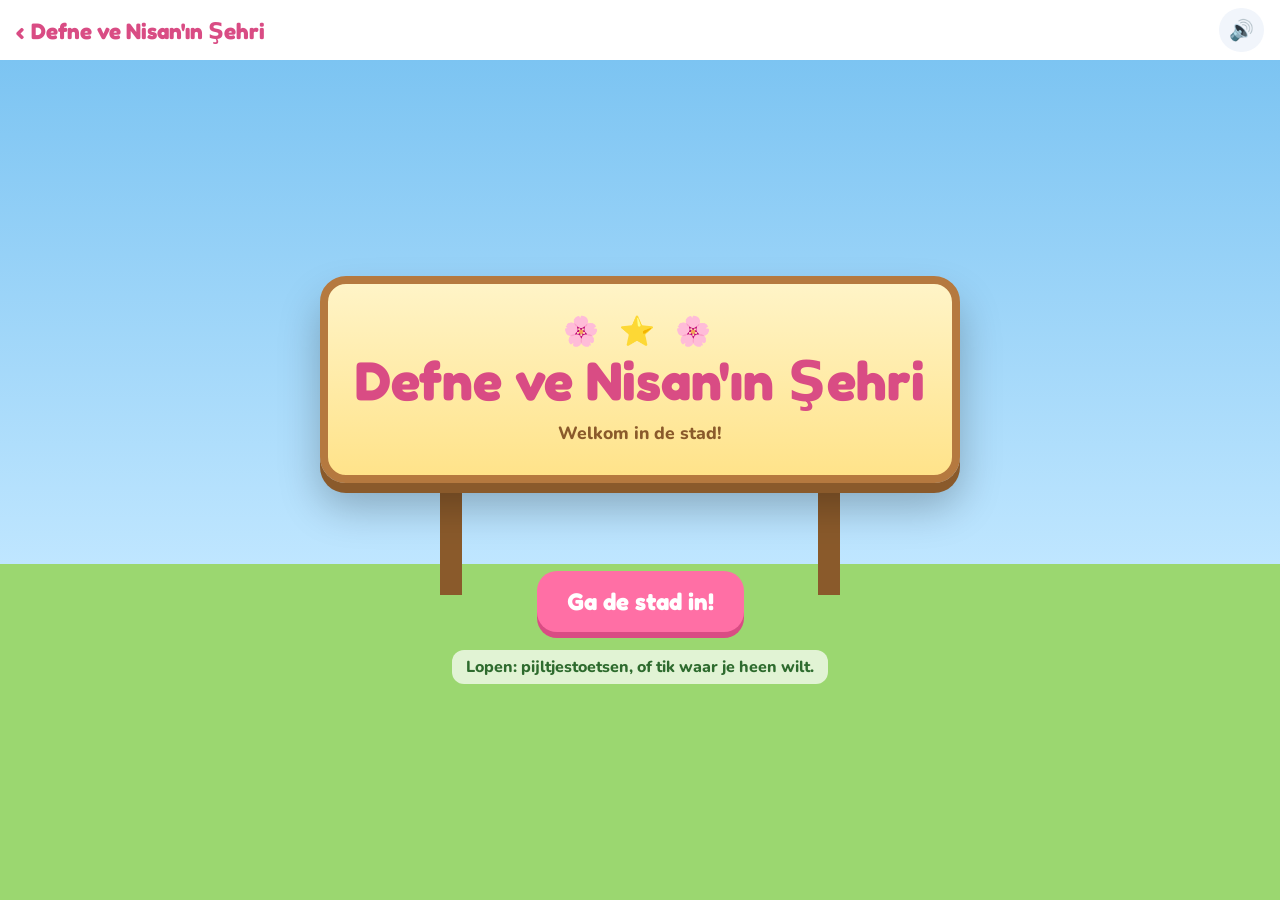
<file: stad.html>
<!doctype html>
<html lang="nl">
<head>
<meta charset="utf-8">
<meta name="viewport" content="width=device-width, initial-scale=1, viewport-fit=cover">
<title>Defne ve Nisan'ın Şehri</title>
<meta name="claude:viewport-fit-sides" content="cover">
<link rel="stylesheet" href="fonts/fonts.css">
<link rel="manifest" href="manifest.webmanifest">
<link rel="icon" href="icons/icon-192.png">
<link rel="apple-touch-icon" href="icons/icon-180.png">
<meta name="theme-color" content="#4FA3E0">
<meta name="apple-mobile-web-app-capable" content="yes">
<meta name="mobile-web-app-capable" content="yes">
<meta name="apple-mobile-web-app-title" content="Defne">
<script src="pwa.js" defer></script>
<link rel="stylesheet" href="stad.css">
</head>
<body>
<header class="top">
  <div class="brand"><a href="index.html" class="home" aria-label="Alle spelletjes">‹</a> Defne ve Nisan'ın Şehri</div>
  <div class="tools">
    <button class="icon-btn" id="boardBtn" hidden aria-pressed="false" aria-label="Skateboard aan of uit">🛹</button>
    <button class="icon-btn" id="soundBtn" aria-label="Geluid aan of uit">🔊</button>
  </div>
</header>

<main class="viewport" id="viewport">
  <svg id="city" aria-label="De stad"><g id="world"></g></svg>
  <div class="toast gone" id="toast" aria-live="polite"></div>
  <div class="hud" id="hud"></div>

  <section class="intro" id="intro">
    <div class="welcome">
      <div class="sign-board">
        <div class="deco" aria-hidden="true">🌸 ⭐ 🌸</div>
        <h1>Defne ve Nisan'ın Şehri</h1>
        <p>Welkom in de stad!</p>
      </div>
      <button class="start-btn" id="startBtn">Ga de stad in!</button>
      <p class="hint">Lopen: pijltjestoetsen, of tik waar je heen wilt.</p>
    </div>
  </section>

  <section class="room" id="room" hidden>
    <div class="room-head"><h2 id="roomTitle"></h2><button class="out-btn" id="outBtn">← Naar buiten</button></div>
    <div class="room-body" id="roomBody"></div>
  </section>
</main>

<script src="sommen.js"></script>
<script src="stad-kern.js"></script>
<script>
(() => {
  const { $, pick, clamp, later, state, SOUND, NISAN_LOOK, SKIN, personSVG, misemSVG, horseSVG, DEFNE_HORSE, BABY_HORSE,
    W, H, PLACES, ZONES, PLAY, doorOf, nisanPos, P, M, horse, baby, boardOn } = Stad;
  const riding = () => Stad.riding();

  function tree(x, y, s = 1) {
    return `<g transform="translate(${x} ${y}) scale(${s})"><ellipse cx="0" cy="0" rx="26" ry="7" fill="#000" opacity=".13"/><rect x="-6" y="-34" width="12" height="34" rx="4" fill="#8A5A2B"/>
      <circle cx="0" cy="-56" r="30" fill="#3E9A4A"/><circle cx="-16" cy="-44" r="18" fill="#4CAF50"/><circle cx="16" cy="-46" r="18" fill="#4CAF50"/><circle cx="-8" cy="-66" r="8" fill="#7DCB6A" opacity=".8"/></g>`;
  }
  function flowers(x, y) {
    const cols = ['#FF6FA5', '#FFD23F', '#FFFFFF', '#7C4DFF', '#FF9F1C'];
    return [0, 1, 2, 3, 4].map(i => `<g transform="translate(${x + i * 14} ${y + (i % 2) * 6})"><path d="M0 0 V-9" stroke="#3E9A4A" stroke-width="2"/><circle cx="0" cy="-11" r="4" fill="${cols[i]}"/><circle cx="0" cy="-11" r="1.5" fill="#FFD23F"/></g>`).join('');
  }
  function fence(z) {
    let s = `<rect x="${z.x}" y="${z.y}" width="${z.w}" height="${z.h}" rx="20" fill="none" stroke="#B5793F" stroke-width="5" stroke-dasharray="4 14" stroke-linecap="round"/>`;
    return s + `<rect x="${z.x}" y="${z.y}" width="${z.w}" height="${z.h}" rx="20" fill="none" stroke="#D9A066" stroke-width="3"/>`;
  }
  function signText(x, y, text, icon) {
    const w = Math.max(150, text.length * 13 + 50);
    return `<g><rect x="${x - w / 2}" y="${y - 22}" width="${w}" height="40" rx="12" fill="#fff" stroke="#2B2B3A" stroke-opacity=".15" stroke-width="2"/>
      <text x="${x}" y="${y + 6}" text-anchor="middle" font-size="22" font-weight="700" fill="#2B2B3A">${icon} ${text}</text></g>`;
  }

  function buildingSVG(p) {
    const { x, y, w, h, wall, roof } = p, cx = x + w / 2, door = doorOf(p);
    let s = `<g class="bld" data-place="${p.id}"><rect x="${x + 8}" y="${y + h - 8}" width="${w}" height="18" rx="8" fill="#000" opacity=".12"/>`;
    if (p.type === 'house') {
      s += `<rect x="${x + w - 70}" y="${y - 40}" width="26" height="50" fill="#9A5B3C"/>`;
      s += `<path d="M${x - 16} ${y + 50} L${cx} ${y - 60} L${x + w + 16} ${y + 50} Z" fill="${roof}"/>`;
      s += `<rect x="${x}" y="${y + 44}" width="${w}" height="${h - 44}" rx="6" fill="${wall}"/>`;
      s += `<rect x="${x + 22}" y="${y + 70}" width="50" height="44" rx="6" fill="#BFE6FF" stroke="#fff" stroke-width="5"/><rect x="${x + w - 72}" y="${y + 70}" width="50" height="44" rx="6" fill="#BFE6FF" stroke="#fff" stroke-width="5"/>`;
      s += flowers(x + 18, y + h - 4) + flowers(x + w - 80, y + h - 4);
      s += `<circle cx="${cx}" cy="${y + 10}" r="18" fill="#FFF8EE"/><text x="${cx}" y="${y + 18}" text-anchor="middle" font-size="22">${p.icon}</text>`;
    } else if (p.type === 'skate') {
      s += `<rect x="${x}" y="${y}" width="${w}" height="${h}" rx="18" fill="${wall}"/>`;
      s += `<path d="M${x + 10} ${y + 20} Q${x + 10} ${y + h - 30} ${x + 90} ${y + h - 30} H${x + w - 90} Q${x + w - 10} ${y + h - 30} ${x + w - 10} ${y + 20}" fill="none" stroke="#9AA2B1" stroke-width="16" stroke-linecap="round"/>`;
      s += `<path d="M${x + 120} ${y + 70} q30 -26 60 0 q30 26 60 0" stroke="#FF6FA5" stroke-width="7" fill="none"/><path d="M${x + 150} ${y + 110} l25 -22 l25 22 l25 -22" stroke="#2EC4B6" stroke-width="7" fill="none"/>`;
      s += `<rect x="${x}" y="${y}" width="${w}" height="${h}" rx="18" fill="none" stroke="#6E7685" stroke-width="5" stroke-dasharray="3 10"/>`;
    } else {
      s += `<rect x="${x}" y="${y}" width="${w}" height="${h}" rx="10" fill="${wall}"/>`;
      s += `<rect x="${x - 10}" y="${y - 18}" width="${w + 20}" height="30" rx="10" fill="${roof}"/>`;
      const wins = Math.max(2, Math.floor(w / 110));
      for (let i = 0; i < wins; i++) {
        const wx = x + 24 + i * ((w - 48 - 54) / Math.max(1, wins - 1));
        if (Math.abs(wx + 27 - cx) < 50) continue;
        s += `<rect x="${wx}" y="${y + 50}" width="54" height="56" rx="8" fill="#BFE6FF" stroke="#fff" stroke-width="5"/>`;
      }
      if (p.type === 'shop') {
        for (let i = 0; i < w / 40; i++) s += `<path d="M${x + i * 40} ${y + 12} h40 v22 q-10 10 -20 0 q-10 10 -20 0 Z" fill="${i % 2 ? '#fff' : roof}"/>`;
        s += `<text x="${x + 40}" y="${y + h - 14}" font-size="26">🍎🥕</text><text x="${x + w - 104}" y="${y + h - 14}" font-size="26">🍌🍞</text>`;
      }
      if (p.id === 'bieb') for (let i = 0; i < 4; i++) s += `<rect x="${x + 30 + i * 90}" y="${y + 120}" width="16" height="${h - 120}" fill="#fff" opacity=".85"/>`;
      if (p.id === 'kapper') s += `<rect x="${x + w - 40}" y="${y + 90}" width="18" height="70" rx="9" fill="#fff"/><path d="M${x + w - 40} ${y + 100} l18 -10 M${x + w - 40} ${y + 122} l18 -10 M${x + w - 40} ${y + 144} l18 -10" stroke="#E0483D" stroke-width="6"/>`;
      if (p.type === 'zoo') {
        s += `<path d="M${cx - 90} ${y + h} V${y + 80} Q${cx} ${y - 10} ${cx + 90} ${y + 80} V${y + h}" fill="none" stroke="#2E7A38" stroke-width="18"/>`;
        s += `<text x="${x + 50}" y="${y + h - 30}" font-size="40">🦒</text><text x="${x + w - 100}" y="${y + h - 30}" font-size="40">🐘</text>`;
      }
    }
    s += `<rect x="${cx - 23}" y="${y + h - 64}" width="46" height="64" rx="8" fill="${p.type === 'skate' ? '#6E7685' : '#8A5A3B'}"/><circle cx="${cx + 12}" cy="${y + h - 32}" r="3.5" fill="#FFD23F"/>`;
    if (p.type === 'skate') s += `<rect x="${cx - 23}" y="${y + h - 64}" width="46" height="64" fill="none" stroke="#DDE3EE" stroke-width="3" stroke-dasharray="6 5"/>`;
    s += signText(cx, p.type === 'house' ? y + 60 : y + 6, p.name, p.icon);
    s += `<ellipse cx="${door.x}" cy="${door.y}" rx="34" ry="9" fill="#FFF" opacity=".35"/>`;
    return s + '</g>';
  }

  function playgroundSVG() {
    const z = ZONES.speeltuin, P = PLAY;
    let s = `<rect x="${z.x}" y="${z.y}" width="${z.w}" height="${z.h}" rx="20" fill="#F3D9A4"/>` + fence(z);
    s += signText(z.x + z.w / 2, z.y - 6, z.name, '🛝');
    // swing
    s += `<g class="tap" data-play="schommel"><path d="M${P.schommel.x - 60} ${P.schommel.y + 10} L${P.schommel.x - 40} ${P.schommel.y - 110} H${P.schommel.x + 40} L${P.schommel.x + 60} ${P.schommel.y + 10}" fill="none" stroke="#E0483D" stroke-width="8" stroke-linejoin="round"/>
      <g id="swingSeat" style="transform-origin:${P.schommel.x}px ${P.schommel.y - 110}px"><path d="M${P.schommel.x - 14} ${P.schommel.y - 110} V${P.schommel.y - 30} M${P.schommel.x + 14} ${P.schommel.y - 110} V${P.schommel.y - 30}" stroke="#555" stroke-width="2.5"/>
      <rect x="${P.schommel.x - 20}" y="${P.schommel.y - 32}" width="40" height="8" rx="3" fill="#FFD23F"/><g class="rider"></g></g></g>`;
    // slide
    const sx = P.glijbaan.x, sy = P.glijbaan.y;
    s += `<g class="tap" data-play="glijbaan"><path d="M${sx - 60} ${sy} V${sy - 110} M${sx - 34} ${sy} V${sy - 110}" stroke="#5B7CFA" stroke-width="6"/>
      ${[0, 1, 2, 3, 4].map(i => `<path d="M${sx - 60} ${sy - 20 - i * 20} H${sx - 34}" stroke="#5B7CFA" stroke-width="4"/>`).join('')}
      <path d="M${sx - 40} ${sy - 112} Q${sx + 20} ${sy - 100} ${sx + 70} ${sy - 6}" stroke="#FF9F1C" stroke-width="16" fill="none" stroke-linecap="round"/>
      <rect x="${sx - 66}" y="${sy - 120}" width="38" height="10" rx="4" fill="#5B7CFA"/><g class="rider"></g></g>`;
    // seesaw
    const wx = P.wip.x, wy = P.wip.y;
    s += `<g class="tap" data-play="wip"><path d="M${wx - 16} ${wy} L${wx} ${wy - 32} L${wx + 16} ${wy} Z" fill="#7C4DFF"/>
      <g id="seesaw" style="transform-origin:${wx}px ${wy - 32}px"><rect x="${wx - 100}" y="${wy - 38}" width="200" height="10" rx="5" fill="#2EC4B6"/><g class="rider"></g></g></g>`;
    // merry-go-round
    const mx = P.draaimolen.x, my = P.draaimolen.y;
    s += `<g class="tap" data-play="draaimolen"><ellipse cx="${mx}" cy="${my}" rx="60" ry="22" fill="#E0483D"/>
      <g id="merry" style="transform-origin:${mx}px ${my}px">${[0, 1, 2, 3].map(i => `<path d="M${mx} ${my} L${mx + Math.cos(i * Math.PI / 2) * 56} ${my + Math.sin(i * Math.PI / 2) * 20}" stroke="#FFD23F" stroke-width="6"/>`).join('')}</g>
      <rect x="${mx - 4}" y="${my - 40}" width="8" height="40" fill="#FFD23F"/><g class="rider"></g></g>`;
    // sandbox
    const bx = P.zandbak.x, by = P.zandbak.y;
    s += `<g class="tap" data-play="zandbak"><rect x="${bx - 80}" y="${by - 40}" width="160" height="70" rx="10" fill="#F7E2A8" stroke="#B5793F" stroke-width="7"/>
      <text x="${bx - 50}" y="${by + 12}" font-size="26">🪣</text><g id="castle" opacity="0"><text x="${bx + 2}" y="${by + 16}" font-size="40">🏰</text></g><g class="rider"></g></g>`;
    return s;
  }

  function manegeSVG() {
    const z = ZONES.manege;
    let s = `<rect x="${z.x}" y="${z.y}" width="${z.w}" height="${z.h}" rx="20" fill="#C9E9A0"/>`;
    for (let i = 0; i < 6; i++) s += `<path d="M${z.x + 60 + i * 140} ${z.y + 60 + (i % 3) * 110} q8 -10 16 0" stroke="#7DBB57" stroke-width="3" fill="none"/>`;
    s += `<rect x="${z.x}" y="${z.y}" width="${z.w}" height="${z.h}" rx="20" fill="none" stroke="#FFFFFF" stroke-width="10"/><rect x="${z.x}" y="${z.y}" width="${z.w}" height="${z.h}" rx="20" fill="none" stroke="#B5793F" stroke-width="3" stroke-dasharray="2 38"/>`;
    s += signText(z.x + z.w / 2, z.y - 6, z.name, '🐴');
    s += `<g transform="translate(${z.x + z.w - 150} ${z.y + 70})"><rect x="0" y="0" width="120" height="80" rx="6" fill="#B5502E"/><path d="M-10 4 L60 -40 L130 4 Z" fill="#7A3018"/><rect x="40" y="30" width="40" height="50" fill="#5E2A14"/><path d="M40 30 L80 80 M80 30 L40 80" stroke="#E9C99B" stroke-width="4"/></g>`;
    s += `<g transform="translate(${z.x + 60} ${z.y + 300})"><rect x="0" y="0" width="70" height="24" rx="6" fill="#9DD7F5" stroke="#6B4A2A" stroke-width="4"/><text x="80" y="20" font-size="22">🌾</text></g>`;
    return s;
  }

  function cityStatic() {
    let s = `<rect width="${W}" height="${H}" fill="#9BD770"/>`;
    for (let i = 0; i < 70; i++) s += `<circle cx="${(i * 337) % W}" cy="${(i * 211) % H}" r="${3 + (i % 3)}" fill="#8BCB62"/>`;
    // roads
    s += `<rect x="0" y="740" width="${W}" height="120" fill="#E9E1D3"/><rect x="0" y="755" width="${W}" height="90" fill="#8C97A6"/>`;
    s += `<rect x="1140" y="0" width="120" height="${H}" fill="#E9E1D3"/><rect x="1155" y="0" width="90" height="${H}" fill="#8C97A6"/>`;
    s += `<path d="M0 800 H${W}" stroke="#fff" stroke-width="5" stroke-dasharray="34 26"/><path d="M1200 0 V${H}" stroke="#fff" stroke-width="5" stroke-dasharray="34 26"/>`;
    s += `<rect x="1155" y="755" width="90" height="90" fill="#8C97A6"/>`;
    for (let i = 0; i < 6; i++) s += `<rect x="${1160 + i * 15}" y="${700}" width="9" height="40" fill="#fff"/><rect x="${1160 + i * 15}" y="${862}" width="9" height="40" fill="#fff"/>`;
    // fountain at the crossing corner
    s += `<g transform="translate(1000 680)"><ellipse rx="60" ry="22" fill="#B9C3D1"/><ellipse rx="50" ry="17" fill="#7FC8F8"/><rect x="-6" y="-46" width="12" height="40" fill="#B9C3D1"/><path d="M0 -46 q-26 -6 -34 30 M0 -46 q26 -6 34 30" stroke="#BFE6FF" stroke-width="5" fill="none"/></g>`;
    // trees & flowers
    [[80, 260], [520, 300], [900, 280], [1000, 520], [1320, 240], [1900, 260], [2330, 300], [2330, 640], [60, 700], [880, 700],
     [1050, 1180], [1080, 1450], [1330, 1180], [1880, 1130], [2050, 1000], [2330, 1000], [2340, 1200], [60, 1700], [1080, 1690]].forEach(([x, y], i) => { s += tree(x, y, .85 + (i % 3) * .12); });
    s += flowers(1700, 1180) + flowers(540, 690) + flowers(1860, 690) + flowers(2120, 680);
    // pond near the market
    s += `<ellipse cx="2130" cy="1080" rx="120" ry="50" fill="#7FC8F8" stroke="#5DB2E8" stroke-width="5"/><text x="2080" y="1095" font-size="30">🦆</text>`;
    s += playgroundSVG() + manegeSVG();
    PLACES.forEach(p => { s += buildingSVG(p); });
    // the big welcome board over the entrance road
    s += `<g transform="translate(1200 1650)"><rect x="-150" y="-110" width="16" height="120" fill="#8A5A2B"/><rect x="134" y="-110" width="16" height="120" fill="#8A5A2B"/>
      <rect x="-200" y="-180" width="400" height="90" rx="20" fill="#FFE38A" stroke="#B5793F" stroke-width="8"/>
      <text x="0" y="-126" text-anchor="middle" font-size="31" font-weight="700" fill="#D94C84">Defne ve Nisan'ın Şehri</text>
      <text x="-176" y="-150" font-size="22">🌸</text><text x="150" y="-150" font-size="22">⭐</text></g>`;
    return s;
  }

  const world = $('#world');
  world.innerHTML = cityStatic() + `<g id="npc"></g><g id="horseG"></g><g id="babyG"></g><g id="misemG"><g id="misemFlip"></g></g><g id="playerG"><g id="playerFlip"></g></g>`;

  // Nisan stands by her house and says hello.
  $('#npc').innerHTML = `<g transform="translate(${nisanPos.x} ${nisanPos.y})" class="tap" data-npc="nisan">${personSVG(NISAN_LOOK)}<g id="nisanBubble"></g></g>`;

  function drawPlayer() {
    let s;
    if (riding()) {
      const leg = state.look.bottom === 'broek' ? state.look.bottomColor : SKIN;
      s = `<g class="gallop">${horseSVG(DEFNE_HORSE)}
        <clipPath id="riderClip"><rect x="-60" y="-140" width="120" height="104"/></clipPath>
        <g transform="translate(-2 -46) scale(.85)"><g clip-path="url(#riderClip)">${personSVG(state.look, { noShadow: true })}</g>
          <rect x="-5" y="-40" width="9" height="30" rx="4" fill="${leg}" transform="rotate(-12 0 -40)"/><ellipse cx="-4" cy="-10" rx="7" ry="4.5" fill="${state.look.shoeColor}" stroke="rgba(0,0,0,.25)"/></g></g>`;
    }
    else s = personSVG(state.look, { board: boardOn() });
    $('#playerFlip').innerHTML = s;
    const babyRide = riding() ? `<g class="gallop">${horseSVG(BABY_HORSE)}<g transform="translate(-2 -76)">${misemSVG()}</g></g>` : '';
    $('#misemFlip').innerHTML = riding() ? `<g transform="scale(.55)">${babyRide}</g>` : `<g class="mk">${misemSVG()}</g>`;
    $('#horseG').innerHTML = riding() ? '' : `<g transform="translate(${horse.x} ${horse.y})" class="tap" data-horse="1">${horseSVG(DEFNE_HORSE)}<text x="0" y="24" text-anchor="middle" font-size="16" font-weight="700" fill="#5E3A1A">Defne's paard</text></g>`;
    $('#babyG').innerHTML = riding() ? '' : `<g transform="translate(${baby.x} ${baby.y}) scale(.5)" class="tap" data-horse="1">${horseSVG(BABY_HORSE)}<text x="0" y="44" text-anchor="middle" font-size="28" font-weight="700" fill="#5E3A1A">Misem's veulen</text></g>`;
    $('#boardBtn').hidden = state.look.board === 'geen';
    $('#boardBtn').setAttribute('aria-pressed', String(boardOn()));
  }
  let scale = 1, cam = { x: 0, y: 0 }, vw = 0, vh = 0;
  function measure() {
    const r = $('#viewport').getBoundingClientRect();
    vw = r.width; vh = r.height;
    scale = vw < 700 ? .72 : vw < 1100 ? .9 : 1;
  }
  function camera() {
    cam.x = clamp(P.x - vw / scale / 2, 0, Math.max(0, W - vw / scale));
    cam.y = clamp(P.y - 60 - vh / scale / 2, 0, Math.max(0, H - vh / scale));
    world.setAttribute('transform', `scale(${scale}) translate(${-cam.x} ${-cam.y})`);
  }

  function render() {
    $('#playerG').setAttribute('transform', `translate(${P.x.toFixed(1)} ${P.y.toFixed(1)})`);
    $('#playerFlip').setAttribute('transform', `scale(${P.face} 1)`);
    $('#playerFlip').classList.toggle('walking', P.moving && !boardOn() && !riding());
    $('#misemG').setAttribute('transform', `translate(${M.x.toFixed(1)} ${M.y.toFixed(1)})`);
    $('#misemFlip').setAttribute('transform', `scale(${M.face} 1)`);
    const mk = $('#misemFlip .mk'); if (mk) mk.classList.toggle('bob', M.moving);
    // Who is in front: the one lower on the map.
    const pg = $('#playerG'), mg = $('#misemG');
    if ((M.y > P.y) !== (mg.nextSibling === null)) world.appendChild(M.y > P.y ? mg : pg);
    camera();
  }

  function nisanSays(text) {
    const w = text.length * 9 + 30;
    $('#nisanBubble').innerHTML = `<g class="bubble"><rect x="${-w / 2}" y="-160" width="${w}" height="40" rx="14" fill="#fff" stroke="#2B2B3A" stroke-opacity=".2" stroke-width="2"/><path d="M-6 -121 L0 -110 L6 -121 Z" fill="#fff"/><text x="0" y="-133" text-anchor="middle" font-size="17" font-weight="700" fill="#2B2B3A">${text}</text></g>`;
    SOUND.pop();
    setTimeout(() => { $('#nisanBubble').innerHTML = ''; }, 2600);
  }

  // ================= Playground activities =================
  function play(id, done) {
    const g = document.querySelector(`[data-play="${id}"]`), rider = g.querySelector('.rider'), p = PLAY[id];
    $('#playerG').style.display = 'none';
    const me = personSVG(state.look, { noShadow: true }), mk = misemSVG();
    let ms = 3600;
    if (id === 'schommel') {
      rider.innerHTML = `<g transform="translate(${p.x} ${p.y - 26}) scale(.9)">${me}</g>`;
      $('#swingSeat').animate([{ transform: 'rotate(-28deg)' }, { transform: 'rotate(28deg)' }], { duration: 900, iterations: 4, direction: 'alternate', easing: 'ease-in-out' });
      SOUND.whee();
    } else if (id === 'glijbaan') {
      rider.innerHTML = `<g transform="translate(${p.x - 47} ${p.y - 112})"><g class="sl">${me}</g></g>`;
      rider.querySelector('.sl').animate([
        { transform: 'translate(0, 112px)' }, { transform: 'translate(0, 0)', offset: .4 },
        { transform: 'translate(60px, 30px)', offset: .7 }, { transform: 'translate(112px, 106px)' }], { duration: 2600, easing: 'ease-in' });
      later(1100, SOUND.whee); ms = 2700;
    } else if (id === 'wip') {
      rider.innerHTML = `<g transform="translate(${p.x - 80} ${p.y - 38}) scale(.8)">${me}</g><g transform="translate(${p.x + 84} ${p.y - 38}) scale(1.3)">${mk}</g>`;
      $('#seesaw').animate([{ transform: 'rotate(-12deg)' }, { transform: 'rotate(12deg)' }], { duration: 700, iterations: 5, direction: 'alternate', easing: 'ease-in-out' });
      [0, 700, 1400, 2100, 2800].forEach(t => later(t, SOUND.pop));
    } else if (id === 'draaimolen') {
      rider.innerHTML = `<g transform="translate(${p.x} ${p.y - 6})"><g class="spin">${me}</g></g>`;
      $('#merry').animate([{ transform: 'scaleX(1)' }, { transform: 'scaleX(-1)' }, { transform: 'scaleX(1)' }], { duration: 700, iterations: 5 });
      rider.querySelector('.spin').animate([{ transform: 'scaleX(1)' }, { transform: 'scaleX(-1)' }, { transform: 'scaleX(1)' }], { duration: 700, iterations: 5 });
      SOUND.whee();
    } else {
      rider.innerHTML = `<g transform="translate(${p.x - 30} ${p.y + 20}) scale(.9)">${me}</g>`;
      $('#castle').animate([{ opacity: 0, transform: 'translateY(20px)' }, { opacity: 1, transform: 'none' }], { duration: 1600, delay: 800, fill: 'forwards' });
      later(2400, SOUND.yay);
    }
    $('#misemG').style.display = id === 'wip' ? 'none' : '';
    setTimeout(() => {
      rider.innerHTML = '';
      $('#playerG').style.display = ''; $('#misemG').style.display = '';
      done();
    }, ms);
  }

  // ================= Input on the map =================
  function worldPoint(ev) {
    const r = $('#viewport').getBoundingClientRect();
    return { x: cam.x + (ev.clientX - r.left) / scale, y: cam.y + (ev.clientY - r.top) / scale };
  }
  $('#city').addEventListener('pointerdown', ev => {
    const t = ev.target.closest('[data-place],[data-play],[data-horse],[data-npc]');
    if (t && t.dataset.place) return Stad.tap.place(t.dataset.place);
    if (t && t.dataset.play) return Stad.tap.play(t.dataset.play);
    if (t && t.dataset.horse) return Stad.tap.horse();
    if (t && t.dataset.npc) return Stad.tap.npc();
    const pt = worldPoint(ev);
    Stad.tap.ground(pt.x, pt.y);
  });
  const headScreen = () => ({ x: (P.x - cam.x) * scale, y: (P.y - (riding() ? 205 : boardOn() ? 128 : 120) - cam.y) * scale });
  Stad.boot({ drawPlayer, update: render, resize() { measure(); camera(); }, nisanSays, play, headScreen });
})();
</script>
</body>
</html>
</file>
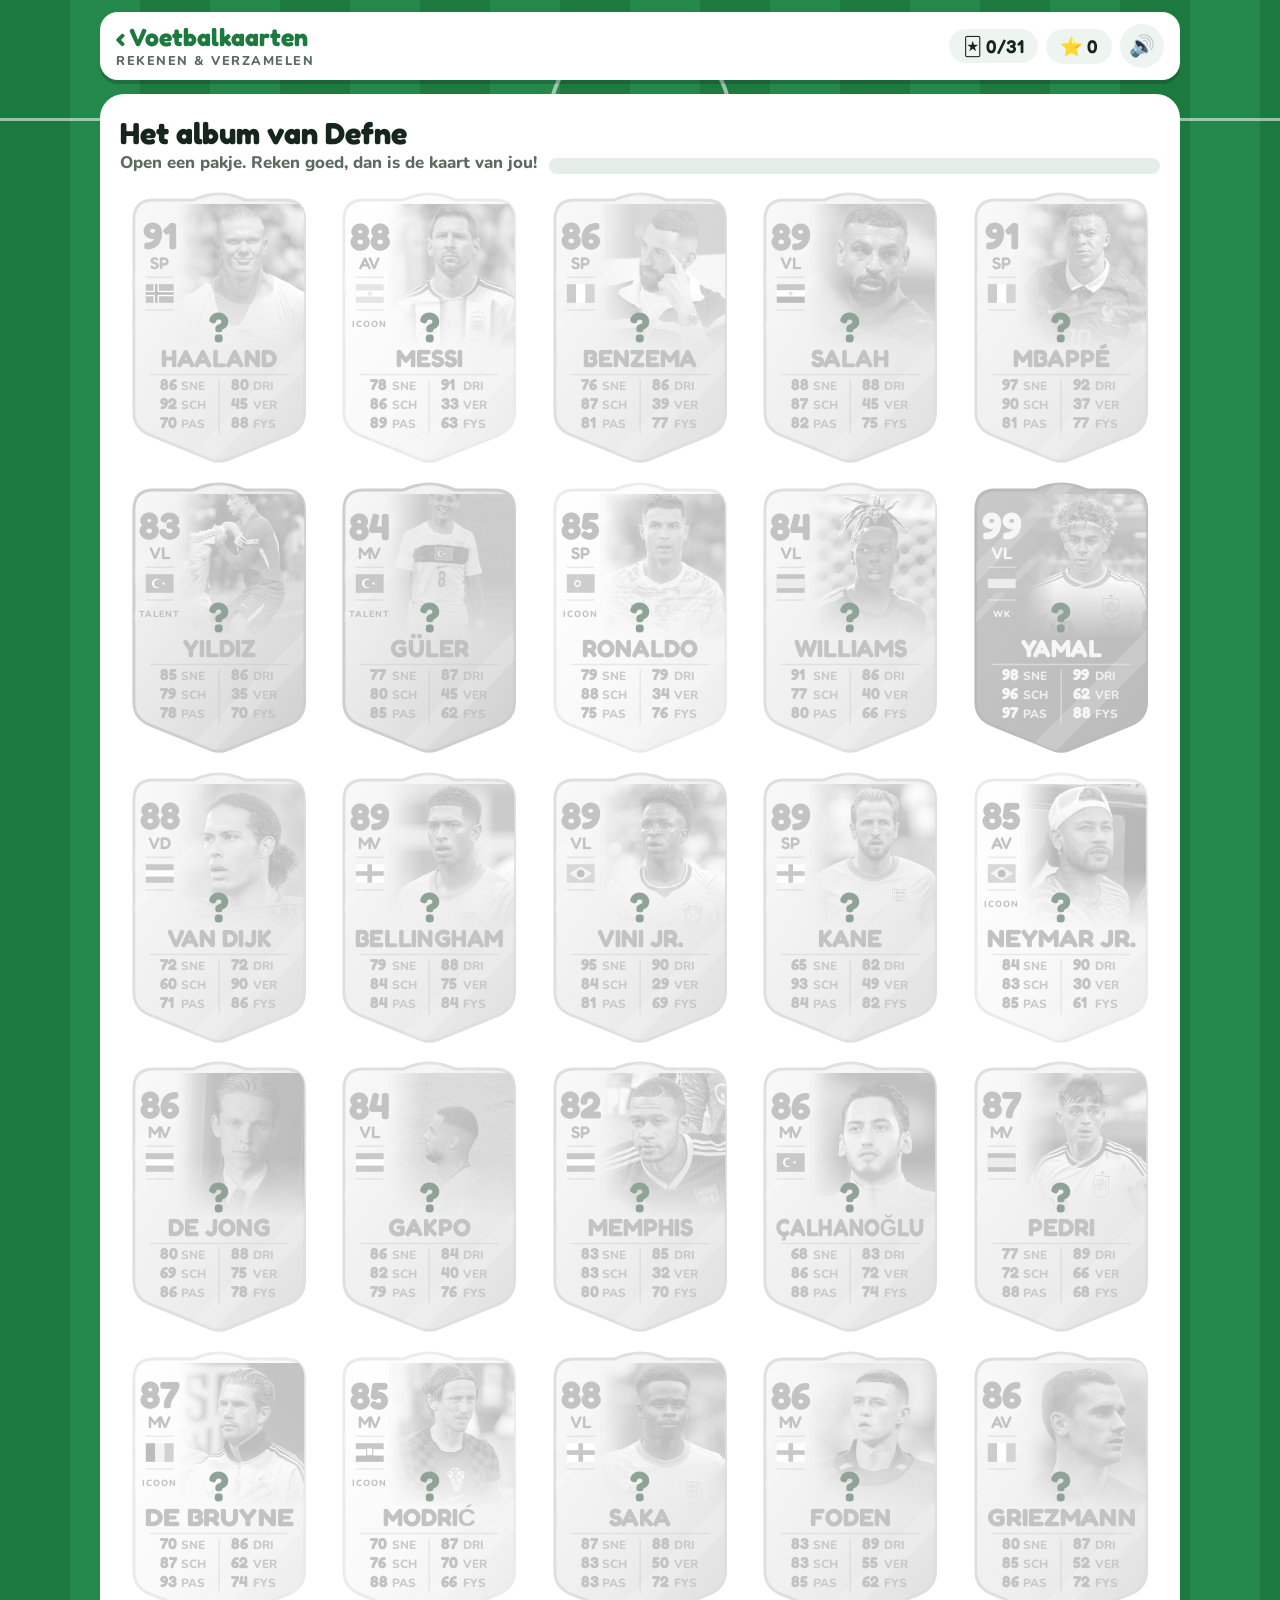
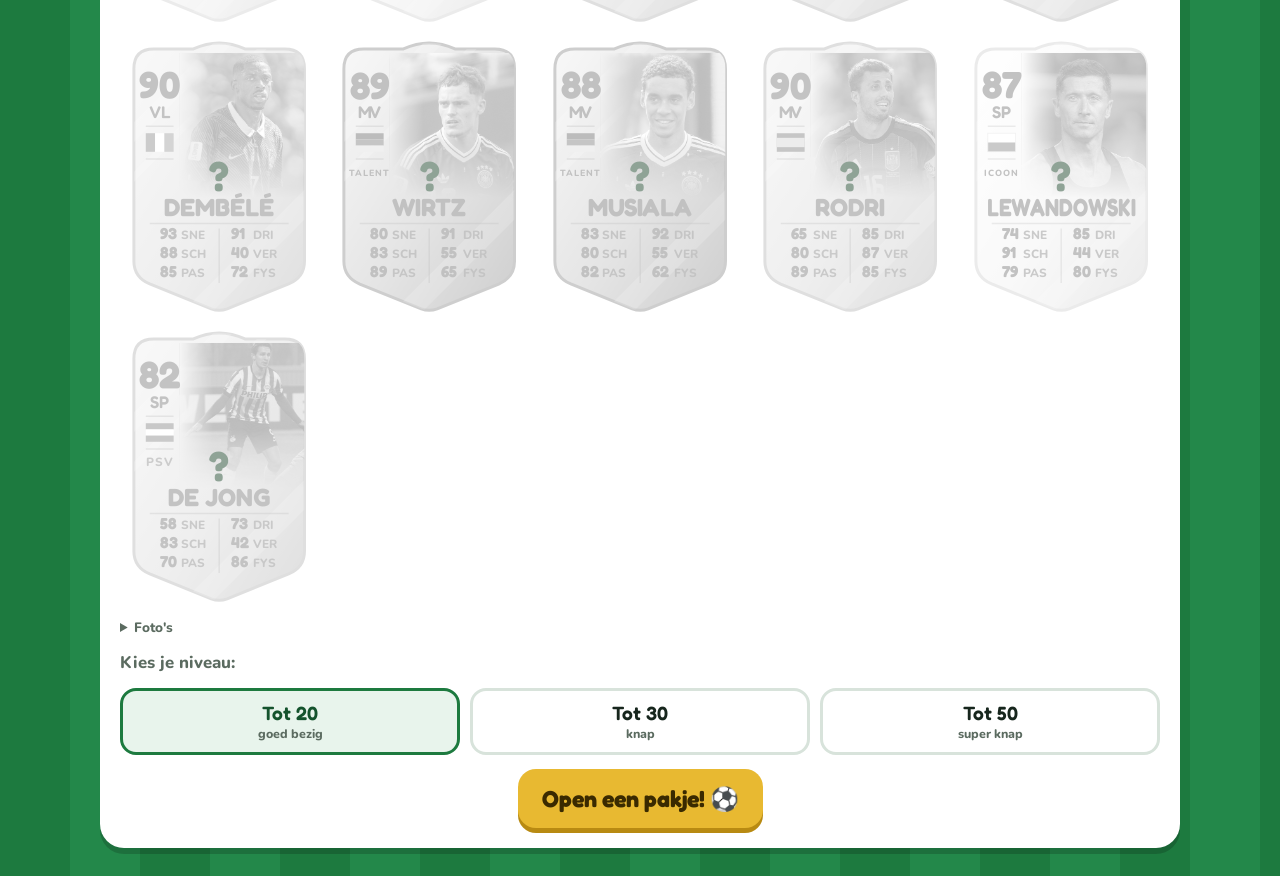
<file: voetbal.html>
<!doctype html>
<html lang="nl">
<head>
<meta charset="utf-8">
<meta name="viewport" content="width=device-width, initial-scale=1, viewport-fit=cover">
<title>Voetbalkaarten van Defne</title>
<meta name="claude:viewport-fit-sides" content="cover">
<link rel="stylesheet" href="fonts/fonts.css">
<link rel="manifest" href="manifest.webmanifest">
<link rel="icon" href="icons/icon-192.png">
<link rel="apple-touch-icon" href="icons/icon-180.png">
<meta name="theme-color" content="#14532D">
<meta name="apple-mobile-web-app-capable" content="yes">
<meta name="mobile-web-app-capable" content="yes">
<meta name="apple-mobile-web-app-title" content="Defne">
<script src="pwa.js" defer></script>
<style>
/* Layout: a mowed football pitch; the sticker album as the home view, the pack + sum side by side when playing. */
:root {
  --pitch: #1D7A3F;
  --pitch-light: #23884A;
  --chalk: rgba(255, 255, 255, .55);
  --ink: #17261D;
  --muted: #5B6B60;
  --card: #FFFFFF;
  --line: #D8E3DB;
  --gold: #E8B931;
  --gold-dark: #B88A12;
  --good: #23884A;
  --red: #D9473B;
  --display: "Fredoka", "Baloo 2", "Comic Sans MS", system-ui, sans-serif;
  --body: "Nunito", "Segoe UI", system-ui, sans-serif;
  /* answer pad (sommen.js) */
  --q-ink: var(--ink); --q-muted: var(--muted); --q-soft: #EEF5F0; --q-card: #fff; --q-line: var(--line); --q-faint: #B6C6BA;
  --q-accent: #1F5FBF; --q-good: var(--good); --q-good-dark: #17663A; --q-good-soft: #E1F3E8; --q-bad: var(--red); --q-display: var(--display);
  color-scheme: light;
}
* { box-sizing: border-box; }
[hidden] { display: none !important; }
html, body { min-height: 100%; }
body {
  margin: 0; font-family: var(--body); color: var(--ink);
  background-color: var(--pitch);
  background-image:
    radial-gradient(circle at 50% 120px, transparent 88px, var(--chalk) 89px, var(--chalk) 92px, transparent 93px),
    linear-gradient(transparent 118px, var(--chalk) 118px, var(--chalk) 121px, transparent 121px),
    repeating-linear-gradient(90deg, var(--pitch) 0 70px, var(--pitch-light) 70px 140px);
  background-attachment: scroll;
  padding-left: max(16px, env(safe-area-inset-left, 0px));
  padding-right: max(16px, env(safe-area-inset-right, 0px));
  padding-block: 12px 28px;
  -webkit-tap-highlight-color: transparent;
}
button { font: inherit; color: inherit; cursor: pointer; }
button:focus-visible, a:focus-visible { outline: 4px solid var(--gold); outline-offset: 3px; }

.app { max-width: 1080px; margin: 0 auto; display: flex; flex-direction: column; gap: 14px; }
.top { display: flex; align-items: center; justify-content: space-between; gap: 10px; background: var(--card); border-radius: 18px; padding: 10px 16px; box-shadow: 0 4px 0 rgba(0,0,0,.18); }
.brand { font-family: var(--display); font-weight: 700; font-size: 1.55rem; color: var(--pitch); }
.brand small { display: block; font-family: var(--body); font-size: .8rem; color: var(--muted); font-weight: 800; letter-spacing: 1.5px; text-transform: uppercase; }
.home { color: inherit; text-decoration: none; padding-right: 2px; }
.counters { display: flex; gap: 8px; align-items: center; }
.pill { font-family: var(--display); font-weight: 600; font-size: 1.15rem; background: #EEF5F0; border-radius: 999px; padding: 6px 14px; font-variant-numeric: tabular-nums; white-space: nowrap; }
.icon-btn { border: 0; background: #EEF5F0; border-radius: 999px; width: 44px; height: 44px; font-size: 1.3rem; flex: none; }

.panel { background: var(--card); border-radius: 24px; padding: 20px; box-shadow: 0 6px 0 rgba(0,0,0,.18); display: flex; flex-direction: column; gap: 14px; min-width: 0; }
.hello { font-family: var(--display); font-weight: 700; font-size: 1.9rem; margin: 0; text-wrap: balance; }
.lead { font-size: 1.12rem; margin: 0; line-height: 1.5; }
.intro { font-size: 1.05rem; font-weight: 800; color: var(--muted); margin: 0; }
.task { font-family: var(--display); font-weight: 700; font-size: 1.35rem; color: var(--pitch); display: flex; align-items: center; justify-content: space-between; gap: 8px; text-wrap: balance; }
.center { text-align: center; }
.row { display: flex; gap: 10px; flex-wrap: wrap; justify-content: center; align-items: center; }

.album-head { display: flex; justify-content: space-between; align-items: end; gap: 12px; flex-wrap: wrap; }
.meter { flex: 1 1 200px; height: 16px; border-radius: 999px; background: #E5EEE8; overflow: hidden; }
.meter span { display: block; height: 100%; background: linear-gradient(90deg, var(--gold), #F7D86A); border-radius: 999px; transition: width .6s; }
.album { display: grid; grid-template-columns: repeat(5, minmax(0, 1fr)); gap: 12px; }
@media (max-width: 560px) { .album { grid-template-columns: repeat(3, minmax(0, 1fr)); gap: 8px; } }
.slot { border: 0; padding: 0; background: none; border-radius: 12px; position: relative; aspect-ratio: 5 / 7; max-width: 100%; }
.slot svg { width: 100%; height: 100%; display: block; }
.slot.empty { cursor: default; }
.slot.empty svg { filter: grayscale(1) opacity(.28); }
.slot.empty::after { content: "?"; position: absolute; inset: 0; display: grid; place-items: center; font-family: var(--display); font-weight: 700; font-size: 2.6rem; color: #8FA396; }
.slot.new { animation: land .8s cubic-bezier(.3, 1.5, .5, 1) both; }
@keyframes land { from { transform: scale(1.6) rotate(-8deg); opacity: 0; } to { transform: none; opacity: 1; } }

.credits { font-size: .85rem; color: var(--muted); }
.credits summary { cursor: pointer; font-weight: 800; }
.credits ul { margin: 6px 0 0; padding-left: 18px; display: grid; gap: 2px; }
.credits a { color: inherit; overflow-wrap: anywhere; }
.levels { display: grid; grid-template-columns: repeat(3, minmax(0, 1fr)); gap: 10px; }
.level { border: 3px solid var(--line); background: #fff; border-radius: 16px; padding: 10px 6px; font-family: var(--display); font-weight: 600; font-size: 1.2rem; }
.level small { display: block; font-family: var(--body); font-size: .78rem; color: var(--muted); font-weight: 800; }
.level[aria-pressed="true"] { border-color: var(--pitch); background: #E8F4EC; color: #14532D; }

.big-btn { border: 0; border-radius: 18px; padding: 15px 24px; font-family: var(--display); font-weight: 700; font-size: 1.45rem; background: var(--gold); color: #3A2A00; box-shadow: 0 5px 0 var(--gold-dark); }
.big-btn:active { transform: translateY(3px); box-shadow: 0 2px 0 var(--gold-dark); }
.big-btn.green { background: var(--good); color: #fff; box-shadow: 0 5px 0 #17663A; }
.link-btn { border: 0; background: none; color: var(--muted); font-weight: 800; text-decoration: underline; padding: 6px; }

/* Playing */
.play { display: grid; grid-template-columns: minmax(0, .9fr) minmax(0, 1.1fr); gap: 18px; align-items: start; }
@media (max-width: 800px) { .play { grid-template-columns: minmax(0, 1fr); } }
.stage { display: grid; place-items: center; min-height: 340px; perspective: 1000px; position: relative; }
@media (max-width: 800px) { .stage { min-height: 0; } }
.pack {
  border: 0; width: min(66%, 230px); aspect-ratio: 5 / 7; border-radius: 16px; position: relative;
  background:
    linear-gradient(115deg, transparent 30%, rgba(255,255,255,.55) 45%, transparent 60%) 0 0 / 250% 100%,
    linear-gradient(160deg, #7B3FE4, #2B59D9 55%, #14B3A6);
  box-shadow: 0 10px 0 rgba(0,0,0,.25), inset 0 0 0 5px rgba(255,255,255,.35);
  color: #fff; font-family: var(--display); font-weight: 700; font-size: 1.5rem; text-shadow: 0 2px 0 rgba(0,0,0,.25);
  display: grid; place-items: center; text-align: center; padding: 12px;
  animation: shimmer 2.4s linear infinite, bob 1.6s ease-in-out infinite;
}
.pack .ball { display: block; font-size: 3.4rem; margin-bottom: 6px; }
.pack .tap { display: block; font-family: var(--body); font-size: .95rem; font-weight: 800; margin-top: 8px; opacity: .9; }
@keyframes shimmer { to { background-position: -250% 0, 0 0; } }
@keyframes bob { 50% { transform: translateY(-8px) rotate(1.5deg); } }
.pack.open { animation: rip .5s ease-in forwards; }
@keyframes rip { 40% { transform: scale(1.1) rotate(-4deg); } to { transform: scale(.2) rotate(20deg); opacity: 0; } }

.big-card { width: min(70%, 250px); aspect-ratio: 5 / 7; max-width: 100%; position: relative; animation: rise .6s cubic-bezier(.3, 1.4, .5, 1) both; }
.big-card svg { width: 100%; height: 100%; display: block; filter: grayscale(1) brightness(.85); transition: filter .8s; }
.big-card .lock { position: absolute; inset: 0; display: grid; place-items: start center; padding-top: 24%; font-size: 3.4rem; transition: transform .5s, opacity .5s; }
.big-card.won svg { filter: none; }
.big-card.won .lock { transform: scale(2.2) rotate(25deg); opacity: 0; }
.big-card.won { animation: rise .6s both, cheer .7s .1s cubic-bezier(.3, 1.6, .5, 1); }
.big-card.won::after { content: ""; position: absolute; inset: 0; border-radius: 14px; background: linear-gradient(110deg, transparent 35%, rgba(255,255,255,.75) 50%, transparent 65%) 0 0 / 300% 100%; animation: shine 1.2s .3s ease-out both; pointer-events: none; }
.big-card.lost { animation: flyaway 1s ease-in forwards; }
@keyframes rise { from { transform: translateY(60px) scale(.6); opacity: 0; } to { transform: none; opacity: 1; } }
@keyframes cheer { 50% { transform: scale(1.12) rotate(-3deg); } }
@keyframes shine { from { background-position: 150% 0; } to { background-position: -150% 0; } }
@keyframes flyaway { 20% { transform: rotate(-6deg); } to { transform: translate(120px, -500px) rotate(40deg) scale(.5); opacity: 0; } }
@media (max-width: 800px) { .big-card, .pack { width: min(46%, 170px); } }

.confetti { position: fixed; top: -20px; width: 12px; height: 16px; border-radius: 3px; z-index: 50; pointer-events: none; animation: fall linear forwards; }
@keyframes fall { to { transform: translateY(110vh) rotate(720deg); } }

@media (max-width: 800px) {
  .brand { font-size: 1.2rem; white-space: nowrap; } .brand small { display: none; }
  .top { padding: 8px 12px; } .pill { font-size: 1rem; padding: 4px 10px; } .icon-btn { width: 38px; height: 38px; font-size: 1.1rem; }
  .app { gap: 10px; } .panel { padding: 16px; gap: 10px; } .task { font-size: 1.2rem; } .hello { font-size: 1.6rem; }
}
@media (prefers-reduced-motion: reduce) {
  *, *::before, *::after { animation-duration: .01ms !important; animation-iteration-count: 1 !important; transition-duration: .01ms !important; }
  .confetti { display: none; }
}
</style>
</head>
<body>
<div class="app">
  <header class="top">
    <div class="brand"><a href="index.html" class="home" aria-label="Alle spelletjes">‹</a> Voetbalkaarten<small>Rekenen &amp; verzamelen</small></div>
    <div class="counters">
      <span class="pill" title="Kaarten in je album">🃏 <span id="cardCount">0</span>/<span id="cardTotal">10</span></span>
      <span class="pill" title="Sterren">⭐ <span id="starCount">0</span></span>
      <button class="icon-btn" id="soundBtn" aria-label="Geluid aan of uit">🔊</button>
    </div>
  </header>

  <!-- Album (home) -->
  <section id="vAlbum" class="panel">
    <div class="album-head">
      <div>
        <p class="hello" id="albumTitle">Het album van Defne</p>
        <p class="intro" id="albumIntro">Open een pakje. Reken goed, dan is de kaart van jou!</p>
      </div>
      <div class="meter" aria-hidden="true"><span id="meter" style="width:0%"></span></div>
    </div>
    <div class="album" id="album"></div>
    <details class="credits" id="credits" hidden><summary>Foto's</summary><ul id="creditList"></ul></details>
    <p class="intro">Kies je niveau:</p>
    <div class="levels" id="levels"></div>
    <div class="row">
      <button class="big-btn" id="packBtn">Open een pakje! ⚽</button>
      <button class="big-btn green" id="resetBtn" hidden>Nieuw album beginnen</button>
    </div>
  </section>

  <!-- Playing -->
  <section id="vPlay" class="play" hidden>
    <div class="stage" id="stage"></div>
    <div class="panel">
      <div id="pPack">
        <p class="task">Er zit een kaart in dit pakje!</p>
        <p class="lead">Tik op het pakje om het open te maken.</p>
      </div>
      <div id="pQ" hidden style="display:flex;flex-direction:column;gap:10px">
        <div class="task"><span id="qTitle"></span>
          <button class="icon-btn" id="sayBtn" aria-label="Lees de som voor">🗣️</button></div>
        <div id="quiz"></div>
      </div>
      <div id="pWon" hidden style="display:flex;flex-direction:column;gap:14px">
        <p class="hello center" id="wonTitle"></p>
        <p class="lead center" id="wonText"></p>
        <div class="row"><button class="big-btn green" id="toAlbumBtn">In mijn album 📒</button></div>
      </div>
      <div id="pLost" hidden style="display:flex;flex-direction:column;gap:14px">
        <p class="hello center" id="lostTitle"></p>
        <p class="lead center">Geen zorgen, de kaart komt later terug. Probeer een nieuw pakje!</p>
        <div class="row"><button class="big-btn" id="againBtn">Nieuw pakje ⚽</button></div>
        <div class="row"><button class="link-btn" id="backBtn">Naar mijn album</button></div>
      </div>
    </div>
  </section>
</div>

<script src="sommen.js"></script>
<script>
(() => {
  const $ = s => document.querySelector(s);
  const pick = arr => arr[Math.floor(Math.random() * arr.length)];
  const store = {
    get(k, d) { try { const v = localStorage.getItem('voetbal-' + k); return v === null ? d : JSON.parse(v); } catch (e) { return d; } },
    set(k, v) { try { localStorage.setItem('voetbal-' + k, JSON.stringify(v)); } catch (e) {} }
  };

  // ---------- Countries: kit colours and simple flags (drawn in a 36 x 24 box) ----------
  const COUNTRY = {
    NOR: { name: 'Noorwegen', bg: ['#B5122E', '#5E0716'], kit: '#C8102E', trim: '#fff',
      flag: '<rect width="36" height="24" fill="#BA0C2F"/><rect x="10" width="7" height="24" fill="#fff"/><rect y="8.5" width="36" height="7" fill="#fff"/><rect x="11.75" width="3.5" height="24" fill="#00205B"/><rect y="10.25" width="36" height="3.5" fill="#00205B"/>' },
    ARG: { name: 'Argentinië', bg: ['#4F8FCF', '#1D4F86'], kit: '#75AADB', stripes: '#fff', trim: '#1D2B5A',
      flag: '<rect width="36" height="24" fill="#75AADB"/><rect y="8" width="36" height="8" fill="#fff"/><circle cx="18" cy="12" r="3" fill="#F6B40E"/>' },
    FRA: { name: 'Frankrijk', bg: ['#1C3F94', '#0B1E4F'], kit: '#1B2E6B', trim: '#fff',
      flag: '<rect width="12" height="24" fill="#0055A4"/><rect x="12" width="12" height="24" fill="#fff"/><rect x="24" width="12" height="24" fill="#EF4135"/>' },
    EGY: { name: 'Egypte', bg: ['#C1121F', '#5C0A10'], kit: '#CE1126', trim: '#111',
      flag: '<rect width="36" height="8" fill="#CE1126"/><rect y="8" width="36" height="8" fill="#fff"/><rect y="16" width="36" height="8" fill="#111"/><circle cx="18" cy="12" r="2.6" fill="#C09300"/>' },
    TUR: { name: 'Turkije', bg: ['#E30A17', '#7A050C'], kit: '#E30A17', trim: '#fff',
      flag: '<rect width="36" height="24" fill="#E30A17"/><circle cx="14" cy="12" r="6" fill="#fff"/><circle cx="15.6" cy="12" r="4.8" fill="#E30A17"/><path d="M20.5 12 l4.6 -1.5 -2.8 3.9 v-4.8 l2.8 3.9 Z" fill="#fff"/>' },
    POR: { name: 'Portugal', bg: ['#A3122A', '#4A0610'], kit: '#A3122A', trim: '#0B6B3A',
      flag: '<rect width="14" height="24" fill="#046A38"/><rect x="14" width="22" height="24" fill="#DA291C"/><circle cx="14" cy="12" r="4.5" fill="#FFE900"/><circle cx="14" cy="12" r="2.4" fill="#DA291C"/>' },
    ESP: { name: 'Spanje', bg: ['#C60B1E', '#5E0610'], kit: '#C60B1E', trim: '#FFC400',
      flag: '<rect width="36" height="24" fill="#AA151B"/><rect y="6" width="36" height="12" fill="#F1BF00"/>' },
    NED: { name: 'Nederland', kit: '#F36C21', trim: '#14213D',
      flag: '<rect width="36" height="8" fill="#AE1C28"/><rect y="8" width="36" height="8" fill="#fff"/><rect y="16" width="36" height="8" fill="#21468B"/>' },
    ENG: { name: 'Engeland', kit: '#F4F4F2', trim: '#1A2A57',
      flag: '<rect width="36" height="24" fill="#fff"/><rect x="15" width="6" height="24" fill="#CE1124"/><rect y="9" width="36" height="6" fill="#CE1124"/>' },
    BRA: { name: 'Brazilië', kit: '#FFDF00', trim: '#009C3B',
      flag: '<rect width="36" height="24" fill="#009C3B"/><path d="M18 3 L33 12 L18 21 L3 12 Z" fill="#FFDF00"/><circle cx="18" cy="12" r="5" fill="#002776"/>' },
    BEL: { name: 'België', kit: '#C8102E', trim: '#FDDA24',
      flag: '<rect width="12" height="24" fill="#111"/><rect x="12" width="12" height="24" fill="#FDDA24"/><rect x="24" width="12" height="24" fill="#EF3340"/>' },
    CRO: { name: 'Kroatië', kit: '#F4F4F2', stripes: '#E1251B', trim: '#1A3E8C',
      flag: '<rect width="36" height="8" fill="#FF0000"/><rect y="8" width="36" height="8" fill="#fff"/><rect y="16" width="36" height="8" fill="#171796"/><rect x="14" y="6" width="8" height="10" fill="#fff" stroke="#FF0000" stroke-width="1.5"/>' },
    GER: { name: 'Duitsland', kit: '#F4F4F2', trim: '#111',
      flag: '<rect width="36" height="8" fill="#111"/><rect y="8" width="36" height="8" fill="#DD0000"/><rect y="16" width="36" height="8" fill="#FFCE00"/>' },
    POL: { name: 'Polen', kit: '#F4F4F2', trim: '#DC143C',
      flag: '<rect width="36" height="12" fill="#fff"/><rect y="12" width="36" height="12" fill="#DC143C"/><rect width="36" height="24" fill="none" stroke="#ccc"/>' },
  };

  const POS = { SP: 'Spits', AV: 'Aanvaller', VL: 'Vleugelspeler', MV: 'Middenvelder', VD: 'Verdediger' };
  // Ratings and stats are made up for the game, in the style of football trading cards.
  // Stats: SNE snelheid, SCH schieten, PAS passen, DRI dribbelen, VER verdedigen, FYS fysiek.
  const PLAYERS = [
    { id: 'haaland', first: 'Erling', last: 'Haaland', c: 'NOR', pos: 'SP', tier: 'goud', ovr: 91, st: [86, 92, 70, 80, 45, 88] },
    { id: 'messi', first: 'Lionel', last: 'Messi', c: 'ARG', pos: 'AV', tier: 'icoon', ovr: 88, st: [78, 86, 89, 91, 33, 63] },
    { id: 'benzema', first: 'Karim', last: 'Benzema', c: 'FRA', pos: 'SP', tier: 'goud', ovr: 86, st: [76, 87, 81, 86, 39, 77] },
    { id: 'salah', first: 'Mohamed', last: 'Salah', c: 'EGY', pos: 'VL', tier: 'goud', ovr: 89, st: [88, 87, 82, 88, 45, 75] },
    { id: 'mbappe', first: 'Kylian', last: 'Mbappé', c: 'FRA', pos: 'SP', tier: 'goud', ovr: 91, st: [97, 90, 81, 92, 37, 77] },
    { id: 'kenan', first: 'Kenan', last: 'Yıldız', c: 'TUR', pos: 'VL', tier: 'talent', ovr: 83, st: [85, 79, 78, 86, 35, 70] },
    { id: 'arda', first: 'Arda', last: 'Güler', c: 'TUR', pos: 'MV', tier: 'talent', ovr: 84, st: [77, 80, 85, 87, 45, 62] },
    { id: 'ronaldo', first: 'Cristiano', last: 'Ronaldo', c: 'POR', pos: 'SP', tier: 'icoon', ovr: 85, st: [79, 88, 75, 79, 34, 76] },
    { id: 'nico', first: 'Nico', last: 'Williams', c: 'ESP', pos: 'VL', tier: 'goud', ovr: 84, st: [91, 77, 80, 86, 40, 66] },
    { id: 'yamal', first: 'Lamine', last: 'Yamal', c: 'ESP', pos: 'VL', tier: 'wk', ovr: 99, st: [98, 96, 97, 99, 62, 88] },
    { id: 'vandijk', first: 'Virgil', last: 'van Dijk', c: 'NED', pos: 'VD', tier: 'goud', ovr: 88, st: [72, 60, 71, 72, 90, 86] },
    { id: 'bellingham', first: 'Jude', last: 'Bellingham', c: 'ENG', pos: 'MV', tier: 'goud', ovr: 89, st: [79, 84, 84, 88, 75, 84] },
    { id: 'vinicius', first: 'Vinícius', last: 'Vini Jr.', c: 'BRA', pos: 'VL', tier: 'goud', ovr: 89, st: [95, 84, 81, 90, 29, 69] },
    { id: 'kane', first: 'Harry', last: 'Kane', c: 'ENG', pos: 'SP', tier: 'goud', ovr: 89, st: [65, 93, 84, 82, 49, 82] },
    { id: 'neymar', first: 'Neymar', last: 'Neymar Jr.', c: 'BRA', pos: 'AV', tier: 'icoon', ovr: 85, st: [84, 83, 85, 90, 30, 61] },
    { id: 'dejong', first: 'Frenkie', last: 'de Jong', c: 'NED', pos: 'MV', tier: 'goud', ovr: 86, st: [80, 69, 86, 88, 75, 78] },
    { id: 'gakpo', first: 'Cody', last: 'Gakpo', c: 'NED', pos: 'VL', tier: 'goud', ovr: 84, st: [86, 82, 79, 84, 40, 76] },
    { id: 'depay', first: 'Memphis', last: 'Memphis', c: 'NED', pos: 'SP', tier: 'goud', ovr: 82, st: [83, 83, 80, 85, 32, 70] },
    { id: 'hakan', first: 'Hakan', last: 'Çalhanoğlu', c: 'TUR', pos: 'MV', tier: 'goud', ovr: 86, st: [68, 86, 88, 83, 72, 74] },
    { id: 'pedri', first: 'Pedro', last: 'Pedri', c: 'ESP', pos: 'MV', tier: 'goud', ovr: 87, st: [77, 72, 88, 89, 66, 68] },
    { id: 'debruyne', first: 'Kevin', last: 'De Bruyne', c: 'BEL', pos: 'MV', tier: 'icoon', ovr: 87, st: [70, 87, 93, 86, 62, 74] },
    { id: 'modric', first: 'Luka', last: 'Modrić', c: 'CRO', pos: 'MV', tier: 'icoon', ovr: 85, st: [70, 76, 88, 87, 70, 66] },
    { id: 'saka', first: 'Bukayo', last: 'Saka', c: 'ENG', pos: 'VL', tier: 'goud', ovr: 88, st: [87, 83, 83, 88, 50, 72] },
    { id: 'foden', first: 'Phil', last: 'Foden', c: 'ENG', pos: 'MV', tier: 'goud', ovr: 86, st: [83, 83, 85, 89, 55, 62] },
    { id: 'griezmann', first: 'Antoine', last: 'Griezmann', c: 'FRA', pos: 'AV', tier: 'goud', ovr: 86, st: [80, 85, 86, 87, 52, 72] },
    { id: 'dembele', first: 'Ousmane', last: 'Dembélé', c: 'FRA', pos: 'VL', tier: 'goud', ovr: 90, st: [93, 88, 85, 91, 40, 72] },
    { id: 'wirtz', first: 'Florian', last: 'Wirtz', c: 'GER', pos: 'MV', tier: 'talent', ovr: 89, st: [80, 83, 89, 91, 55, 65] },
    { id: 'musiala', first: 'Jamal', last: 'Musiala', c: 'GER', pos: 'MV', tier: 'talent', ovr: 88, st: [83, 80, 82, 92, 55, 62] },
    { id: 'rodri', first: 'Rodrigo', last: 'Rodri', c: 'ESP', pos: 'MV', tier: 'goud', ovr: 90, st: [65, 80, 89, 85, 87, 85] },
    { id: 'lewandowski', first: 'Robert', last: 'Lewandowski', c: 'POL', pos: 'SP', tier: 'icoon', ovr: 87, st: [74, 91, 79, 85, 44, 80] },
    { id: 'luukdejong', first: 'Luuk', last: 'de Jong', c: 'NED', pos: 'SP', tier: 'goud', ovr: 82, st: [58, 83, 70, 73, 42, 86], club: 'PSV' }
  ];
  const STATS = ['SNE', 'SCH', 'PAS', 'DRI', 'VER', 'FYS'];
  const TIERS = {
    goud: { stops: ['#FCEBAA', '#E9C462', '#B98A2C'], ink: '#3A2906', line: 'rgba(58,41,6,.35)', label: '' },
    icoon: { stops: ['#FFFFFF', '#F3E9CC', '#D2B676'], ink: '#2E2410', line: 'rgba(46,36,16,.3)', label: 'ICOON' },
    wk: { stops: ['#5B2DB3', '#24145E', '#0B0A2A'], ink: '#FFE07A', line: 'rgba(255,224,122,.45)', label: 'WK' },
    talent: { stops: ['#B8F5E8', '#38BFAE', '#11606B'], ink: '#05282C', line: 'rgba(5,40,44,.35)', label: 'TALENT' }
  };
  const byId = Object.fromEntries(PLAYERS.map(p => [p.id, p]));

  // ---------- Photos: photos/<id>.jpg is used when it exists, otherwise the card shows a jersey ----------
  const PHOTOS = {};
  const photosReady = Promise.all(PLAYERS.map(p => new Promise(done => {
    const img = new Image();
    img.onload = () => { PHOTOS[p.id] = img.src; done(); };
    img.onerror = done;
    img.src = `photos/${p.id}.jpg`;
  })));

  // ---------- Card drawing: a trading-card shield (viewBox 0 0 200 280) ----------
  const SHIELD = 'M34 12 H74 Q100 0 126 12 H166 Q186 12 186 32 V226 Q186 242 170 249 L108 274 Q100 277 92 274 L30 249 Q14 242 14 226 V32 Q14 12 34 12 Z';
  const SHIRT = 'M58 96 L84 82 Q100 92 116 82 L142 96 L160 124 L140 134 L136 124 L136 186 L64 186 L64 124 L60 134 L40 124 Z';

  function cardSVG(p) {
    const k = COUNTRY[p.c], t = TIERS[p.tier], uid = 'c' + p.id + Math.random().toString(36).slice(2, 7);
    const name = p.last.toUpperCase();
    const fit = name.length > 8 ? ` textLength="150" lengthAdjust="spacingAndGlyphs"` : '';
    const jersey = `<g transform="translate(66 18) scale(.62)">
        <path d="${SHIRT}" fill="${k.kit}" stroke="rgba(0,0,0,.25)" stroke-width="2"/>
        ${k.stripes ? `<g clip-path="url(#${uid}j)" fill="${k.stripes}"><rect x="70" y="80" width="12" height="110"/><rect x="94" y="80" width="12" height="110"/><rect x="118" y="80" width="12" height="110"/></g>` : ''}
        <path d="M84 82 Q100 100 116 82" fill="none" stroke="${k.trim}" stroke-width="5"/>
        <path d="M40 124 L60 134 M160 124 L140 134" stroke="${k.trim}" stroke-width="5"/></g>`;
    const stats = p.st.map((v, i) => {
      const x = i < 3 ? 40 : 112, y = 204 + (i % 3) * 19;
      return `<text x="${x}" y="${y}" font-family="Fredoka, sans-serif" font-weight="700" font-size="16">${v}</text><text x="${x + 22}" y="${y}" font-family="Nunito, sans-serif" font-weight="800" font-size="12" opacity=".85">${STATS[i]}</text>`;
    }).join('');
    return `<svg viewBox="0 0 200 280" role="img" aria-label="Kaart van ${p.first} ${p.last}, ${POS[p.pos]}, ${p.ovr}">
      <defs>
        <linearGradient id="${uid}g" x1="0" y1="0" x2="1" y2="1"><stop offset="0" stop-color="${t.stops[0]}"/><stop offset=".55" stop-color="${t.stops[1]}"/><stop offset="1" stop-color="${t.stops[2]}"/></linearGradient>
        <linearGradient id="${uid}f" x1="0" y1="0" x2="0" y2="1"><stop offset=".6" stop-color="#fff"/><stop offset="1" stop-color="#000"/></linearGradient>
        <linearGradient id="${uid}h" x1="0" y1="0" x2="1" y2="0"><stop offset="0" stop-opacity="1"/><stop offset="1" stop-opacity="0"/></linearGradient>
        <mask id="${uid}m"><rect x="60" y="16" width="128" height="146" fill="url(#${uid}f)"/><rect x="60" y="16" width="34" height="146" fill="url(#${uid}h)"/></mask>
        <clipPath id="${uid}c"><path d="${SHIELD}"/></clipPath>
        <clipPath id="${uid}j"><path d="${SHIRT}"/></clipPath>
      </defs>
      <path d="${SHIELD}" fill="url(#${uid}g)" stroke="${t.stops[2]}" stroke-width="3"/>
      <g clip-path="url(#${uid}c)" opacity=".18" fill="#fff">
        <path d="M-20 120 L120 -20 L140 -20 L0 120 Z"/><path d="M40 300 L220 120 L220 150 L70 300 Z"/><path d="M-20 170 L170 -20 L180 -20 L-20 180 Z"/>
      </g>
      <g clip-path="url(#${uid}c)">
        ${PHOTOS[p.id] ? `<image href="${PHOTOS[p.id]}" x="60" y="16" width="128" height="146" preserveAspectRatio="xMidYMin slice" mask="url(#${uid}m)"/>` : jersey}
      </g>
      <g fill="${t.ink}">
        <text x="40" y="62" text-anchor="middle" font-family="Fredoka, sans-serif" font-weight="700" font-size="38">${p.ovr}</text>
        <text x="40" y="82" text-anchor="middle" font-family="Fredoka, sans-serif" font-weight="600" font-size="17">${p.pos}</text>
        <line x1="26" x2="54" y1="90" y2="90" stroke="${t.line}" stroke-width="1.5"/>
        <g transform="translate(26 97) scale(.78)">${k.flag}</g>
        <line x1="26" x2="54" y1="123" y2="123" stroke="${t.line}" stroke-width="1.5"/>
        ${t.label || p.club ? `<text x="40" y="140" text-anchor="middle" font-family="Nunito, sans-serif" font-weight="800" font-size="${p.club ? 12 : 9}" letter-spacing="1"${p.club ? ' fill="#ED1C24"' : ''}>${p.club || t.label}</text>` : ''}
        <text x="100" y="180" text-anchor="middle" font-family="Fredoka, sans-serif" font-weight="700" font-size="25"${fit}>${name}</text>
        <line x1="30" x2="170" y1="188" y2="188" stroke="${t.line}" stroke-width="1.5"/>
        <line x1="100" x2="100" y1="193" y2="248" stroke="${t.line}" stroke-width="1.5"/>
        ${stats}
      </g>
    </svg>`;
  }

  // ---------- State ----------
  const state = {
    level: store.get('level', 1), stars: store.get('stars', 0),
    owned: store.get('owned', []).filter(id => byId[id]),
    current: null, lastLost: null, newest: null
  };
  if (!Sommen.LEVELS[state.level]) state.level = 1;
  Sommen.soundOn = store.get('sound', true);
  const tones = Sommen.tones;

  function counters() {
    $('#cardCount').textContent = state.owned.length;
    $('#cardTotal').textContent = PLAYERS.length;
    $('#starCount').textContent = state.stars;
    $('#soundBtn').textContent = Sommen.soundOn ? '🔊' : '🔇';
  }

  function renderAlbum() {
    $('#album').innerHTML = PLAYERS.map(p => {
      const have = state.owned.includes(p.id);
      return `<button class="slot ${have ? '' : 'empty'} ${p.id === state.newest ? 'new' : ''}" data-id="${p.id}" ${have ? '' : 'disabled'} aria-label="${have ? p.first + ' ' + p.last : 'Nog niet: ' + p.last}">${cardSVG(p)}</button>`;
    }).join('');
    const n = state.owned.length, full = n === PLAYERS.length;
    $('#meter').style.width = (n / PLAYERS.length * 100) + '%';
    $('#albumTitle').textContent = full ? 'Je album is vol! 🏆' : 'Het album van Defne';
    $('#albumIntro').textContent = full ? `Alle ${PLAYERS.length} kaarten zijn van jou. Je bent een echte kampioen!`
      : n === 0 ? 'Open een pakje. Reken goed, dan is de kaart van jou!'
      : `Je hebt ${n} van de ${PLAYERS.length} kaarten. Nog ${PLAYERS.length - n} te gaan!`;
    $('#packBtn').hidden = full;
    $('#resetBtn').hidden = !full;
    $('#levels').innerHTML = Object.entries(Sommen.LEVELS).map(([k, l]) =>
      `<button class="level" data-level="${k}" aria-pressed="${+k === state.level}">${l.name}<small>${l.sub}</small></button>`).join('');
    state.newest = null;
    counters();
  }

  function showAlbum() {
    $('#vPlay').hidden = true; $('#vAlbum').hidden = false;
    renderAlbum();
    window.scrollTo({ top: 0, behavior: 'smooth' });
  }

  const subPanels = ['#pPack', '#pQ', '#pWon', '#pLost'];
  const showSub = id => subPanels.forEach(p => { $(p).hidden = p !== id; });

  // ---------- A pack ----------
  function openPack() {
    const left = PLAYERS.filter(p => !state.owned.includes(p.id));
    if (!left.length) return showAlbum();
    const pool = left.length > 1 ? left.filter(p => p.id !== state.lastLost) : left;
    state.current = pick(pool);
    $('#vAlbum').hidden = true; $('#vPlay').hidden = false;
    $('#stage').innerHTML = `<button class="pack" id="pack"><span><span class="ball">⚽</span>Defne<br>Kaarten<span class="tap">Tik om te openen</span></span></button>`;
    showSub('#pPack');
    window.scrollTo({ top: 0, behavior: 'smooth' });
    $('#pack').addEventListener('click', rip, { once: true });
  }

  function rip() {
    $('#pack').classList.add('open');
    tones([392, 523, 659], .09, 'triangle');
    setTimeout(() => {
      const p = state.current;
      $('#stage').innerHTML = `<div class="big-card" id="bigCard">${cardSVG(p)}<span class="lock" aria-hidden="true">🔒</span></div>`;
      $('#qTitle').textContent = `Reken goed, dan is ${p.last} van jou!`;
      showSub('#pQ');
      quiz.ask();
    }, 450);
  }

  const quiz = Sommen.quiz({ root: $('#quiz'), level: () => state.level, onSolved });

  function onSolved(firstTry, revealed) {
    const p = state.current, card = $('#bigCard');
    if (revealed) {
      card.classList.add('lost');
      tones([440, 349, 262], .16, 'triangle');
      state.lastLost = p.id;
      $('#lostTitle').textContent = `Oei! ${p.last} vliegt weg…`;
      setTimeout(() => showSub('#pLost'), 600);
      return;
    }
    if (firstTry) { state.stars++; store.set('stars', state.stars); }
    state.owned.push(p.id); store.set('owned', state.owned);
    state.newest = p.id; state.lastLost = null;
    card.classList.add('won');
    tones([523, 659, 784, 1046], .12);
    $('#wonTitle').textContent = `${p.last} is van jou! ${firstTry ? '⭐' : ''}`;
    $('#wonText').textContent = state.owned.length === PLAYERS.length
      ? 'Dat was de laatste kaart. Je album is vol!'
      : `Nu heb je ${state.owned.length} van de ${PLAYERS.length} kaarten.`;
    showSub('#pWon');
    counters();
    confetti(state.owned.length === PLAYERS.length ? 120 : 40);
  }

  function confetti(n) {
    if (matchMedia('(prefers-reduced-motion: reduce)').matches) return;
    const colors = ['#E8B931', '#FFFFFF', '#1F5FBF', '#D9473B', '#23884A'];
    for (let i = 0; i < n; i++) {
      const c = document.createElement('span');
      c.className = 'confetti';
      c.style.left = Math.random() * 100 + 'vw';
      c.style.background = pick(colors);
      c.style.animationDuration = (2 + Math.random() * 2) + 's';
      c.style.animationDelay = Math.random() * .8 + 's';
      document.body.appendChild(c);
      setTimeout(() => c.remove(), 5500);
    }
  }

  // ---------- Events ----------
  $('#levels').addEventListener('click', e => {
    const b = e.target.closest('.level'); if (!b) return;
    state.level = +b.dataset.level; store.set('level', state.level);
    document.querySelectorAll('.level').forEach(x => x.setAttribute('aria-pressed', String(x === b)));
  });
  $('#packBtn').addEventListener('click', openPack);
  $('#againBtn').addEventListener('click', openPack);
  $('#backBtn').addEventListener('click', showAlbum);
  $('#toAlbumBtn').addEventListener('click', showAlbum);
  $('#resetBtn').addEventListener('click', () => { state.owned = []; store.set('owned', []); showAlbum(); });
  $('#sayBtn').addEventListener('click', () => quiz.speak());
  $('#soundBtn').addEventListener('click', () => { Sommen.soundOn = !Sommen.soundOn; store.set('sound', Sommen.soundOn); counters(); });

  showAlbum();
  photosReady.then(() => { if (!$('#vAlbum').hidden && Object.keys(PHOTOS).length) renderAlbum(); });
  fetch('photos/credits.json').then(r => r.ok ? r.json() : []).then(list => {
    if (!list.length) return;
    const esc = t => String(t).replace(/[&<>"]/g, c => ({ '&': '&amp;', '<': '&lt;', '>': '&gt;', '"': '&quot;' }[c]));
    $('#creditList').innerHTML = list.map(c =>
      `<li>${esc(c.player)}: <a href="${esc(c.source)}" target="_blank" rel="noopener">${esc(c.author)}</a>${c.license ? ', ' + esc(c.license) : ''} (Wikimedia Commons)</li>`).join('');
    $('#credits').hidden = false;
  }).catch(() => {});
})();
</script>
</body>
</html>
</file>
<file: fonts/fonts.css>
/* latin-ext */
@font-face {
  font-family: 'Fredoka';
  font-style: normal;
  font-weight: 400;
  font-stretch: 100%;
  font-display: swap;
  src: url(fredoka-latin-ext-0.woff2) format('woff2');
  unicode-range: U+0100-02BA, U+02BD-02C5, U+02C7-02CC, U+02CE-02D7, U+02DD-02FF, U+0304, U+0308, U+0329, U+1D00-1DBF, U+1E00-1E9F, U+1EF2-1EFF, U+2020, U+20A0-20AB, U+20AD-20C4, U+2113, U+2C60-2C7F, U+A720-A7FF;
}
/* latin */
@font-face {
  font-family: 'Fredoka';
  font-style: normal;
  font-weight: 400;
  font-stretch: 100%;
  font-display: swap;
  src: url(fredoka-latin-1.woff2) format('woff2');
  unicode-range: U+0000-00FF, U+0131, U+0152-0153, U+02BB-02BC, U+02C6, U+02DA, U+02DC, U+0304, U+0308, U+0329, U+2000-206F, U+20AC, U+2122, U+2191, U+2193, U+2212, U+2215, U+FEFF, U+FFFD;
}
/* latin-ext */
@font-face {
  font-family: 'Fredoka';
  font-style: normal;
  font-weight: 500;
  font-stretch: 100%;
  font-display: swap;
  src: url(fredoka-latin-ext-0.woff2) format('woff2');
  unicode-range: U+0100-02BA, U+02BD-02C5, U+02C7-02CC, U+02CE-02D7, U+02DD-02FF, U+0304, U+0308, U+0329, U+1D00-1DBF, U+1E00-1E9F, U+1EF2-1EFF, U+2020, U+20A0-20AB, U+20AD-20C4, U+2113, U+2C60-2C7F, U+A720-A7FF;
}
/* latin */
@font-face {
  font-family: 'Fredoka';
  font-style: normal;
  font-weight: 500;
  font-stretch: 100%;
  font-display: swap;
  src: url(fredoka-latin-1.woff2) format('woff2');
  unicode-range: U+0000-00FF, U+0131, U+0152-0153, U+02BB-02BC, U+02C6, U+02DA, U+02DC, U+0304, U+0308, U+0329, U+2000-206F, U+20AC, U+2122, U+2191, U+2193, U+2212, U+2215, U+FEFF, U+FFFD;
}
/* latin-ext */
@font-face {
  font-family: 'Fredoka';
  font-style: normal;
  font-weight: 600;
  font-stretch: 100%;
  font-display: swap;
  src: url(fredoka-latin-ext-0.woff2) format('woff2');
  unicode-range: U+0100-02BA, U+02BD-02C5, U+02C7-02CC, U+02CE-02D7, U+02DD-02FF, U+0304, U+0308, U+0329, U+1D00-1DBF, U+1E00-1E9F, U+1EF2-1EFF, U+2020, U+20A0-20AB, U+20AD-20C4, U+2113, U+2C60-2C7F, U+A720-A7FF;
}
/* latin */
@font-face {
  font-family: 'Fredoka';
  font-style: normal;
  font-weight: 600;
  font-stretch: 100%;
  font-display: swap;
  src: url(fredoka-latin-1.woff2) format('woff2');
  unicode-range: U+0000-00FF, U+0131, U+0152-0153, U+02BB-02BC, U+02C6, U+02DA, U+02DC, U+0304, U+0308, U+0329, U+2000-206F, U+20AC, U+2122, U+2191, U+2193, U+2212, U+2215, U+FEFF, U+FFFD;
}
/* latin-ext */
@font-face {
  font-family: 'Fredoka';
  font-style: normal;
  font-weight: 700;
  font-stretch: 100%;
  font-display: swap;
  src: url(fredoka-latin-ext-0.woff2) format('woff2');
  unicode-range: U+0100-02BA, U+02BD-02C5, U+02C7-02CC, U+02CE-02D7, U+02DD-02FF, U+0304, U+0308, U+0329, U+1D00-1DBF, U+1E00-1E9F, U+1EF2-1EFF, U+2020, U+20A0-20AB, U+20AD-20C4, U+2113, U+2C60-2C7F, U+A720-A7FF;
}
/* latin */
@font-face {
  font-family: 'Fredoka';
  font-style: normal;
  font-weight: 700;
  font-stretch: 100%;
  font-display: swap;
  src: url(fredoka-latin-1.woff2) format('woff2');
  unicode-range: U+0000-00FF, U+0131, U+0152-0153, U+02BB-02BC, U+02C6, U+02DA, U+02DC, U+0304, U+0308, U+0329, U+2000-206F, U+20AC, U+2122, U+2191, U+2193, U+2212, U+2215, U+FEFF, U+FFFD;
}
/* latin-ext */
@font-face {
  font-family: 'Nunito';
  font-style: normal;
  font-weight: 500;
  font-display: swap;
  src: url(nunito-latin-ext-2.woff2) format('woff2');
  unicode-range: U+0100-02BA, U+02BD-02C5, U+02C7-02CC, U+02CE-02D7, U+02DD-02FF, U+0304, U+0308, U+0329, U+1D00-1DBF, U+1E00-1E9F, U+1EF2-1EFF, U+2020, U+20A0-20AB, U+20AD-20C4, U+2113, U+2C60-2C7F, U+A720-A7FF;
}
/* latin */
@font-face {
  font-family: 'Nunito';
  font-style: normal;
  font-weight: 500;
  font-display: swap;
  src: url(nunito-latin-3.woff2) format('woff2');
  unicode-range: U+0000-00FF, U+0131, U+0152-0153, U+02BB-02BC, U+02C6, U+02DA, U+02DC, U+0304, U+0308, U+0329, U+2000-206F, U+20AC, U+2122, U+2191, U+2193, U+2212, U+2215, U+FEFF, U+FFFD;
}
/* latin-ext */
@font-face {
  font-family: 'Nunito';
  font-style: normal;
  font-weight: 700;
  font-display: swap;
  src: url(nunito-latin-ext-2.woff2) format('woff2');
  unicode-range: U+0100-02BA, U+02BD-02C5, U+02C7-02CC, U+02CE-02D7, U+02DD-02FF, U+0304, U+0308, U+0329, U+1D00-1DBF, U+1E00-1E9F, U+1EF2-1EFF, U+2020, U+20A0-20AB, U+20AD-20C4, U+2113, U+2C60-2C7F, U+A720-A7FF;
}
/* latin */
@font-face {
  font-family: 'Nunito';
  font-style: normal;
  font-weight: 700;
  font-display: swap;
  src: url(nunito-latin-3.woff2) format('woff2');
  unicode-range: U+0000-00FF, U+0131, U+0152-0153, U+02BB-02BC, U+02C6, U+02DA, U+02DC, U+0304, U+0308, U+0329, U+2000-206F, U+20AC, U+2122, U+2191, U+2193, U+2212, U+2215, U+FEFF, U+FFFD;
}
/* latin-ext */
@font-face {
  font-family: 'Nunito';
  font-style: normal;
  font-weight: 800;
  font-display: swap;
  src: url(nunito-latin-ext-2.woff2) format('woff2');
  unicode-range: U+0100-02BA, U+02BD-02C5, U+02C7-02CC, U+02CE-02D7, U+02DD-02FF, U+0304, U+0308, U+0329, U+1D00-1DBF, U+1E00-1E9F, U+1EF2-1EFF, U+2020, U+20A0-20AB, U+20AD-20C4, U+2113, U+2C60-2C7F, U+A720-A7FF;
}
/* latin */
@font-face {
  font-family: 'Nunito';
  font-style: normal;
  font-weight: 800;
  font-display: swap;
  src: url(nunito-latin-3.woff2) format('woff2');
  unicode-range: U+0000-00FF, U+0131, U+0152-0153, U+02BB-02BC, U+02C6, U+02DA, U+02DC, U+0304, U+0308, U+0329, U+2000-206F, U+20AC, U+2122, U+2191, U+2193, U+2212, U+2215, U+FEFF, U+FFFD;
}
</file>
<file: stad.css>
/* Layout: a bird's-eye city map that fills the screen under a slim header; places open as full-screen rooms on top of the map. */
:root {
  --sky: #4FA3E0;
  --grass: #9BD770;
  --ink: #2B2B3A;
  --muted: #646A80;
  --card: #FFFFFF;
  --line: #DDE3EE;
  --pink: #FF6FA5;
  --pink-dark: #D94C84;
  --sun: #FFD23F;
  --good: #2E9E5B;
  --display: "Fredoka", "Baloo 2", "Comic Sans MS", system-ui, sans-serif;
  --body: "Nunito", "Segoe UI", system-ui, sans-serif;
  /* answer pad (sommen.js) */
  --q-ink: var(--ink); --q-muted: var(--muted); --q-soft: #F1F5FB; --q-card: #fff; --q-line: var(--line); --q-faint: #BCC4D6;
  --q-accent: #6A4CE0; --q-good: var(--good); --q-good-dark: #1F7442; --q-good-soft: #E1F5E9; --q-bad: #E0483D; --q-display: var(--display);
  color-scheme: light;
}
* { box-sizing: border-box; }
[hidden] { display: none !important; }
html, body { height: 100%; }
body {
  margin: 0; font-family: var(--body); color: var(--ink); background: var(--sky);
  display: flex; flex-direction: column; overflow: hidden;
  -webkit-tap-highlight-color: transparent; -webkit-user-select: none; user-select: none;
}
button { font: inherit; color: inherit; cursor: pointer; }
button:focus-visible, a:focus-visible { outline: 4px solid var(--sun); outline-offset: 2px; }

.top {
  flex: none; display: flex; align-items: center; justify-content: space-between; gap: 10px;
  background: var(--card); box-shadow: 0 3px 0 rgba(0,0,0,.12); z-index: 5;
  padding: 8px max(16px, env(safe-area-inset-right, 0px)) 8px max(16px, env(safe-area-inset-left, 0px));
}
.brand { font-family: var(--display); font-weight: 700; font-size: 1.4rem; color: var(--pink-dark); white-space: nowrap; overflow: hidden; text-overflow: ellipsis; }
.home { color: inherit; text-decoration: none; padding-right: 2px; }
.tools { display: flex; gap: 8px; flex: none; }
.icon-btn { border: 0; background: #F1F5FB; border-radius: 999px; min-width: 44px; height: 44px; padding: 0 10px; font-size: 1.25rem; font-family: var(--display); font-weight: 600; }
.icon-btn[aria-pressed="true"] { background: #FFE3EE; box-shadow: inset 0 0 0 3px var(--pink); }

/* ---- City ---- */
.viewport { position: relative; flex: 1; overflow: hidden; touch-action: none; background: var(--grass); }
#city { position: absolute; inset: 0; width: 100%; height: 100%; display: block; }
#city text { font-family: var(--display); }
.bld, .tap { cursor: pointer; }
.walking .lg.l { animation: step .36s ease-in-out infinite alternate; }
.walking .lg.r { animation: step .36s ease-in-out infinite alternate-reverse; }
@keyframes step { from { transform: translateY(0); } to { transform: translateY(-4px); } }
.bob { animation: bob .3s ease-in-out infinite alternate; }
@keyframes bob { to { transform: translateY(-2.5px); } }
.gallop { animation: gallop .32s ease-in-out infinite alternate; }
@keyframes gallop { to { transform: translateY(-5px) rotate(-2deg); } }

.hud { position: absolute; left: 0; right: 0; bottom: 0; display: flex; justify-content: center; gap: 10px; flex-wrap: wrap; pointer-events: none;
  padding: 12px max(16px, env(safe-area-inset-right, 0px)) calc(14px + env(safe-area-inset-bottom, 0px)) max(16px, env(safe-area-inset-left, 0px)); }
.hud > * { pointer-events: auto; }
.act {
  border: 0; border-radius: 18px; padding: 13px 22px; font-family: var(--display); font-weight: 700; font-size: 1.3rem;
  background: var(--pink); color: #fff; box-shadow: 0 5px 0 var(--pink-dark), 0 10px 20px rgba(0,0,0,.18);
  animation: pulse 1.4s ease-in-out infinite;
}
.act.green { background: var(--good); box-shadow: 0 5px 0 #1F7442, 0 10px 20px rgba(0,0,0,.18); }
@keyframes pulse { 50% { transform: scale(1.05); } }
.toast {
  position: absolute; top: 14px; left: 50%; transform: translateX(-50%); max-width: calc(100% - 32px);
  background: rgba(255,255,255,.95); border-radius: 16px; padding: 8px 16px; font-family: var(--display); font-weight: 600; font-size: 1.1rem;
  box-shadow: 0 4px 0 rgba(0,0,0,.1); pointer-events: none; text-align: center; transition: opacity .3s;
}
.toast.gone { opacity: 0; }

/* ---- Welcome ---- */
.intro { position: absolute; inset: 0; z-index: 20; display: grid; place-items: center; padding: 16px; background: linear-gradient(#7CC4F2, #BFE6FF 60%, var(--grass) 60%); }
.welcome { width: min(100%, 640px); text-align: center; display: flex; flex-direction: column; align-items: center; gap: 18px; }
.sign-board { position: relative; width: 100%; padding: 28px 18px 30px; border-radius: 26px; background: linear-gradient(#FFF4C7, #FFE38A); border: 8px solid #B5793F; box-shadow: 0 10px 0 #8A5A2B, 0 24px 40px rgba(0,0,0,.25); }
.sign-board::before, .sign-board::after { content: ""; position: absolute; top: 100%; width: 22px; height: 120px; background: #8A5A2B; z-index: -1; }
.sign-board::before { left: 18%; } .sign-board::after { right: 18%; }
.sign-board h1 { margin: 0; font-family: var(--display); font-weight: 700; font-size: clamp(2rem, 8vw, 3.4rem); color: var(--pink-dark); text-wrap: balance; line-height: 1.1; }
.sign-board p { margin: 10px 0 0; font-weight: 800; color: #8A5A2B; font-size: 1.1rem; }
.sign-board .deco { font-size: 1.8rem; letter-spacing: 6px; }
.start-btn { margin-top: 70px; border: 0; border-radius: 20px; padding: 16px 30px; font-family: var(--display); font-weight: 700; font-size: 1.5rem; background: var(--pink); color: #fff; box-shadow: 0 6px 0 var(--pink-dark); }
.hint { font-weight: 800; color: #2E6B2E; margin: 0; background: rgba(255,255,255,.7); padding: 6px 14px; border-radius: 12px; }

/* ---- Rooms ---- */
.room { position: absolute; inset: 0; z-index: 10; background: #FFF8EE; display: flex; flex-direction: column; overflow: hidden; }
.room-head { flex: none; display: flex; align-items: center; justify-content: space-between; gap: 10px; padding: 10px max(16px, env(safe-area-inset-right, 0px)) 10px max(16px, env(safe-area-inset-left, 0px)); background: rgba(255,255,255,.85); box-shadow: 0 2px 0 rgba(0,0,0,.08); }
.room-head h2 { margin: 0; font-family: var(--display); font-size: 1.5rem; color: var(--pink-dark); }
.out-btn { border: 0; border-radius: 14px; padding: 10px 16px; font-family: var(--display); font-weight: 700; font-size: 1.05rem; background: var(--good); color: #fff; box-shadow: 0 4px 0 #1F7442; white-space: nowrap; }
.room-body { flex: 1; overflow: auto; padding: 16px max(16px, env(safe-area-inset-right, 0px)) calc(20px + env(safe-area-inset-bottom, 0px)) max(16px, env(safe-area-inset-left, 0px)); }
.wrap { max-width: 980px; margin: 0 auto; display: flex; flex-direction: column; gap: 14px; }
.lead { margin: 0; font-size: 1.12rem; line-height: 1.45; }
.panel { background: var(--card); border-radius: 22px; padding: 16px; box-shadow: 0 5px 0 var(--line); display: flex; flex-direction: column; gap: 12px; min-width: 0; }
.split { display: grid; grid-template-columns: minmax(0, 1fr) minmax(0, 1.3fr); gap: 16px; align-items: start; }
@media (max-width: 760px) { .split { grid-template-columns: minmax(0, 1fr); } }
.scene { width: 100%; height: auto; display: block; border-radius: 18px; }
.scene text { font-family: var(--display); }
.preview { width: min(100%, 220px); margin: 0 auto; display: block; }
.mirror { background: radial-gradient(circle at 50% 40%, #FFFFFF, #DDEBFA); border: 10px solid #E9B949; border-radius: 50% 50% 40% 40%; padding: 10px; }
.label { font-family: var(--display); font-weight: 700; font-size: 1.1rem; margin: 0; }
.choices { display: flex; flex-wrap: wrap; gap: 8px; }
.chip { border: 3px solid var(--line); background: #fff; border-radius: 14px; padding: 8px 12px; font-family: var(--display); font-weight: 600; font-size: 1.05rem; }
.chip[aria-pressed="true"] { border-color: var(--pink); background: #FFE9F1; color: var(--pink-dark); }
.sw { width: 40px; height: 40px; border-radius: 50%; border: 3px solid #fff; box-shadow: 0 0 0 2px var(--line); padding: 0; }
.sw[aria-pressed="true"] { box-shadow: 0 0 0 4px var(--pink); }
.tabs { display: flex; gap: 8px; flex-wrap: wrap; }
.tab { border: 0; border-radius: 14px; padding: 10px 14px; font-family: var(--display); font-weight: 700; font-size: 1.05rem; background: #F1F5FB; }
.tab[aria-selected="true"] { background: var(--pink); color: #fff; }
.big { border: 0; border-radius: 18px; padding: 14px 22px; font-family: var(--display); font-weight: 700; font-size: 1.3rem; background: var(--pink); color: #fff; box-shadow: 0 5px 0 var(--pink-dark); }
.big:disabled { background: #CDD3E0; box-shadow: 0 5px 0 #AEB6C8; cursor: default; }
.big.green { background: var(--good); box-shadow: 0 5px 0 #1F7442; }
.row { display: flex; gap: 10px; flex-wrap: wrap; align-items: center; justify-content: center; }

.books { display: grid; grid-template-columns: repeat(auto-fill, minmax(130px, 1fr)); gap: 12px; padding: 14px; border-radius: 16px; background: #B57A45; box-shadow: inset 0 -10px 0 #8E5A2E; }
.book { border: 0; aspect-ratio: 3 / 4; border-radius: 6px 12px 12px 6px; padding: 10px 8px; color: #fff; font-family: var(--display); font-weight: 700; font-size: 1rem; text-align: center; display: flex; flex-direction: column; justify-content: space-between; align-items: center; box-shadow: inset 6px 0 0 rgba(0,0,0,.18), 0 4px 0 rgba(0,0,0,.2); text-wrap: balance; }
.book .ico { font-size: 2.6rem; }
.reader { position: absolute; inset: 0; z-index: 3; background: rgba(43, 43, 58, .55); display: grid; place-items: center; padding: 16px; }
.page { width: min(100%, 560px); background: #FFFDF6; border-radius: 22px; padding: 22px; display: flex; flex-direction: column; gap: 14px; align-items: center; text-align: center; box-shadow: 0 10px 30px rgba(0,0,0,.3); }
.page .pic { font-size: 5rem; line-height: 1.1; }
.page h3 { margin: 0; font-family: var(--display); font-size: 1.5rem; color: var(--pink-dark); }
.page p { margin: 0; font-size: 1.35rem; line-height: 1.5; text-wrap: balance; }
.page small { color: var(--muted); font-weight: 800; }

.shop { display: grid; grid-template-columns: repeat(auto-fill, minmax(110px, 1fr)); gap: 10px; }
.item { border: 3px solid var(--line); background: #fff; border-radius: 16px; padding: 10px 6px; display: flex; flex-direction: column; align-items: center; gap: 2px; font-family: var(--display); font-weight: 600; }
.item .ico { font-size: 2.4rem; }
.item .price { background: var(--sun); border-radius: 999px; padding: 1px 10px; font-weight: 700; }
.basket { min-height: 64px; display: flex; gap: 8px; flex-wrap: wrap; align-items: center; font-size: 2.2rem; padding: 8px 12px; border-radius: 16px; background: #F1F5FB; }
.basket .empty { font-size: 1rem; font-weight: 800; color: var(--muted); }
.basket button { border: 0; background: none; font-size: 2.2rem; padding: 0 2px; }

.zoo-animal { cursor: pointer; }
.zoo-animal.hop > g { animation: hop .6s cubic-bezier(.3, 1.6, .5, 1); transform-box: fill-box; transform-origin: bottom; }
@keyframes hop { 40% { transform: translateY(-26px) scale(1.05); } }
.bubble { animation: popin .25s ease-out both; }
@keyframes popin { from { opacity: 0; transform: scale(.4); } to { opacity: 1; transform: none; } }
.bubble { transform-box: fill-box; transform-origin: bottom center; }

.skate-wrap { position: relative; }
.pump { display: flex; justify-content: space-between; gap: 10px; }
.pump .big { flex: 1; font-size: 1.8rem; touch-action: none; }
.score { font-family: var(--display); font-weight: 700; font-size: 1.3rem; text-align: center; }
.trick-msg { position: absolute; left: 50%; top: 18%; transform: translateX(-50%); font-family: var(--display); font-weight: 700; font-size: 2rem; color: var(--pink-dark); text-shadow: 0 3px 0 #fff; pointer-events: none; animation: rise 1.1s ease-out forwards; white-space: nowrap; }
@keyframes rise { from { opacity: 1; transform: translate(-50%, 10px); } to { opacity: 0; transform: translate(-50%, -40px); } }

.toy { cursor: pointer; }
.toy.wiggle { animation: wiggle .5s; transform-box: fill-box; transform-origin: center; }
@keyframes wiggle { 25% { transform: rotate(-8deg) scale(1.08); } 75% { transform: rotate(8deg) scale(1.08); } }
.night { transition: opacity .8s; }

/* the button above Defne's head and its menu */
.head-btn { position: absolute; z-index: 3; transform: translate(-50%, -100%); border: 0; background: #fff; border-radius: 999px; padding: 4px 14px 4px 5px; display: flex; align-items: center; gap: 6px; font-family: var(--display); font-weight: 700; font-size: 1rem; box-shadow: 0 3px 0 rgba(0,0,0,.18); }
.head-btn::after { content: ""; position: absolute; left: 50%; top: 100%; margin-left: -7px; border: 7px solid transparent; border-top-color: #fff; }
.hb-ico { width: 30px; height: 30px; border-radius: 50%; background: var(--pink); display: grid; place-items: center; font-size: 1rem; }
.head-menu { position: absolute; z-index: 4; transform: translate(-50%, calc(-100% - 52px)); background: #fff; border-radius: 18px; padding: 8px; display: flex; flex-direction: column; gap: 6px; box-shadow: 0 6px 18px rgba(0,0,0,.2); }
.head-menu button { border: 0; border-radius: 12px; padding: 10px 14px; font-family: var(--display); font-weight: 700; font-size: 1.05rem; background: #F1F5FB; text-align: left; white-space: nowrap; }

/* wardrobe and skateboard workshop */
.board-btn { align-self: center; font-size: 1.5rem; }
.closet { background: linear-gradient(#D49A5E, #BF7F44); border: 10px solid #8A5A2B; border-radius: 18px; padding: 12px; display: flex; flex-direction: column; gap: 4px; min-width: 0; }
.shelf-label { margin: 4px 0 0; font-family: var(--display); font-weight: 700; color: #fff; text-shadow: 0 2px 0 rgba(0,0,0,.25); }
.shelf { display: flex; flex-wrap: wrap; gap: 8px; padding: 8px 4px 10px; border-bottom: 8px solid #8A5A2B; }
.shelf.rail { border-bottom: 0; border-top: 7px solid #6B4423; padding-top: 2px; }
.cloth { flex: none; width: 78px; height: 78px; border: 0; border-radius: 14px; background: rgba(255,255,255,.2); touch-action: none; padding: 4px; cursor: grab; }
.cloth[aria-pressed="true"] { background: #fff; box-shadow: 0 0 0 4px var(--pink); }
.cloth svg { width: 100%; height: 100%; pointer-events: none; }
.ghost { position: fixed; width: 100px; height: 100px; z-index: 60; pointer-events: none; transform: translate(-50%, -50%) rotate(-8deg); filter: drop-shadow(0 6px 8px rgba(0,0,0,.3)); }
.dropzone.over { box-shadow: 0 0 0 6px var(--pink), 0 5px 0 var(--line); }
.deck-stage { perspective: 900px; width: min(100%, 440px); }
.deck { position: relative; aspect-ratio: 300 / 90; transform-style: preserve-3d; transition: transform .7s cubic-bezier(.3, 1.3, .5, 1); }
.deck.flipped { transform: rotateX(180deg); }
.deck .face { position: absolute; inset: 0; backface-visibility: hidden; -webkit-backface-visibility: hidden; }
.deck .face.back { transform: rotateX(180deg); }
.deck svg, .art svg { width: 100%; height: auto; display: block; }
.arts { display: grid; grid-template-columns: repeat(auto-fill, minmax(120px, 1fr)); gap: 8px; }
.art { border: 3px solid var(--line); background: #fff; border-radius: 14px; padding: 6px; display: flex; flex-direction: column; gap: 4px; align-items: center; font-family: var(--display); font-weight: 600; }
.art[aria-pressed="true"] { border-color: var(--pink); background: #FFE9F1; }

@media (max-width: 700px) {
  .brand { font-size: 1.1rem; } .icon-btn { min-width: 40px; height: 40px; font-size: 1.1rem; }
  .act { font-size: 1.1rem; padding: 11px 16px; }
  .room-head h2 { font-size: 1.2rem; }
  .page p { font-size: 1.15rem; } .page .pic { font-size: 3.8rem; }
}
@media (prefers-reduced-motion: reduce) {
  *, *::before, *::after { animation-duration: .01ms !important; animation-iteration-count: 1 !important; transition-duration: .01ms !important; }
}
</file>
